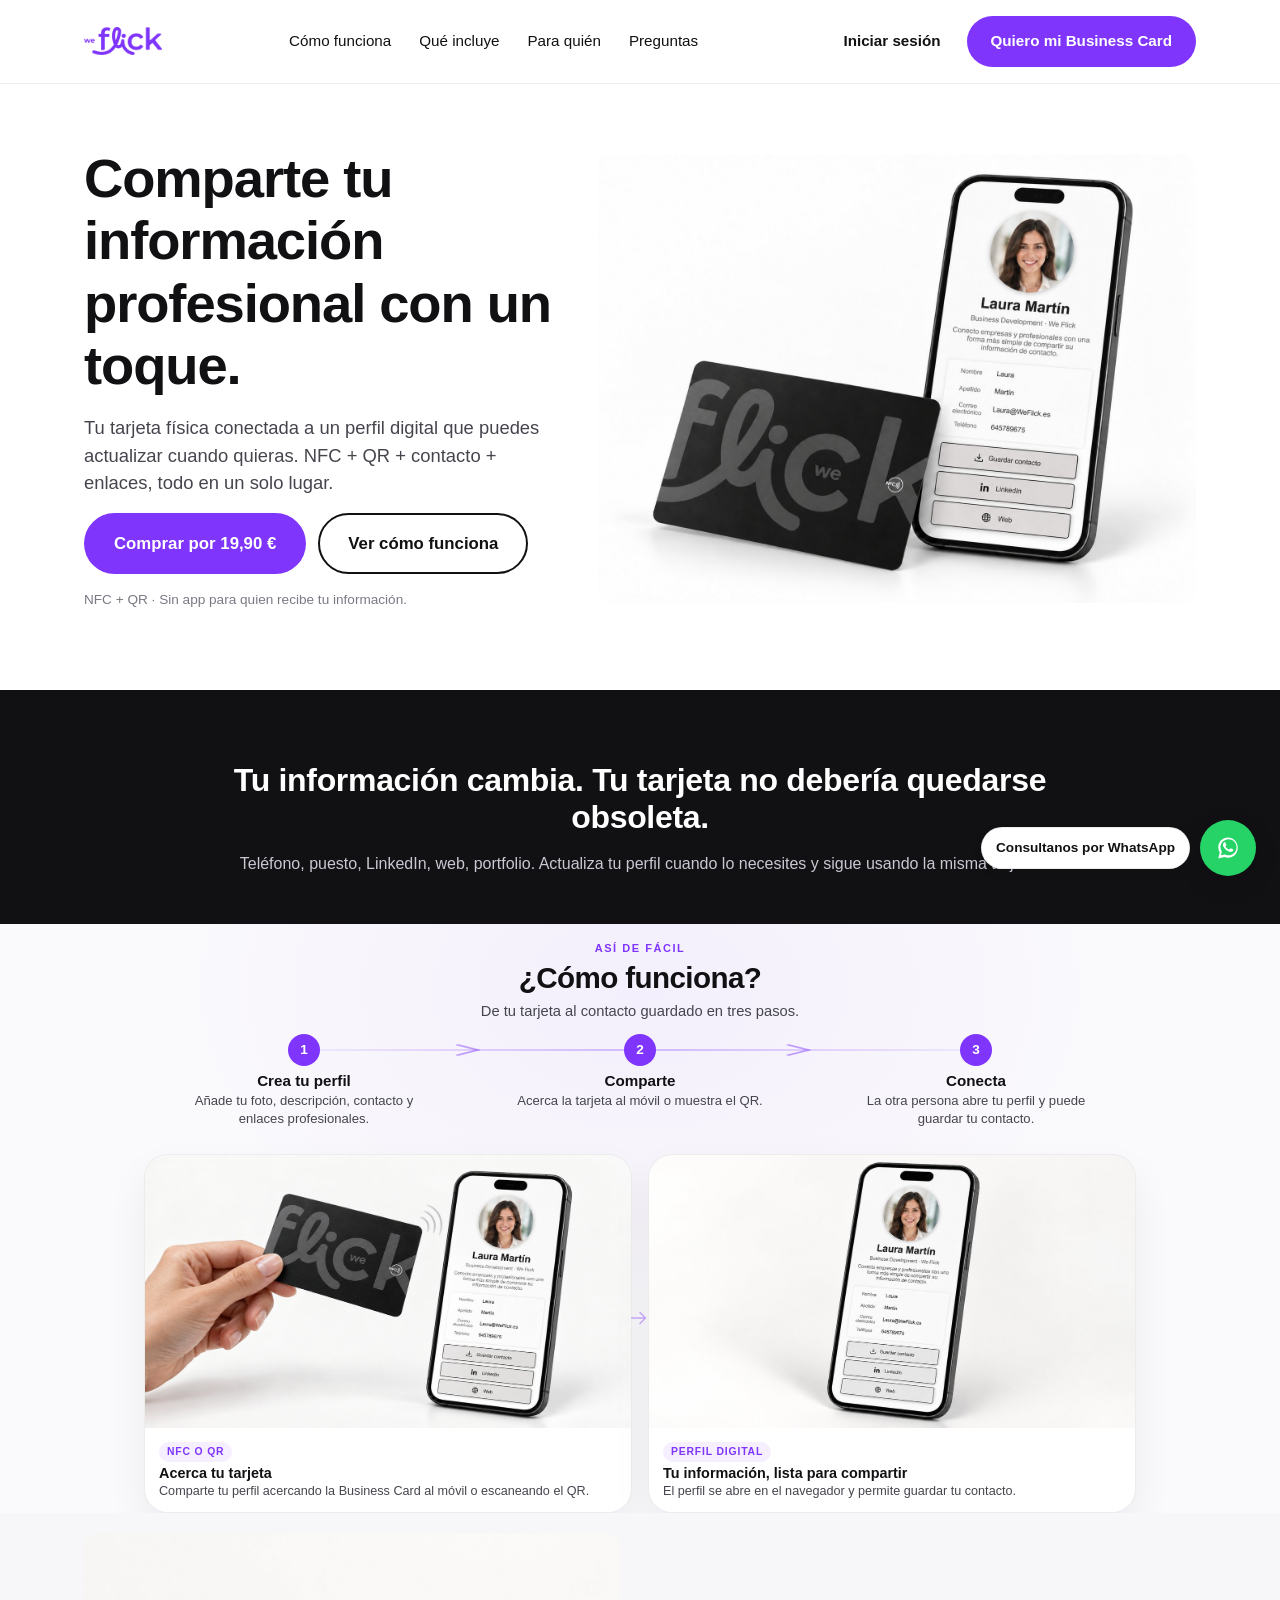
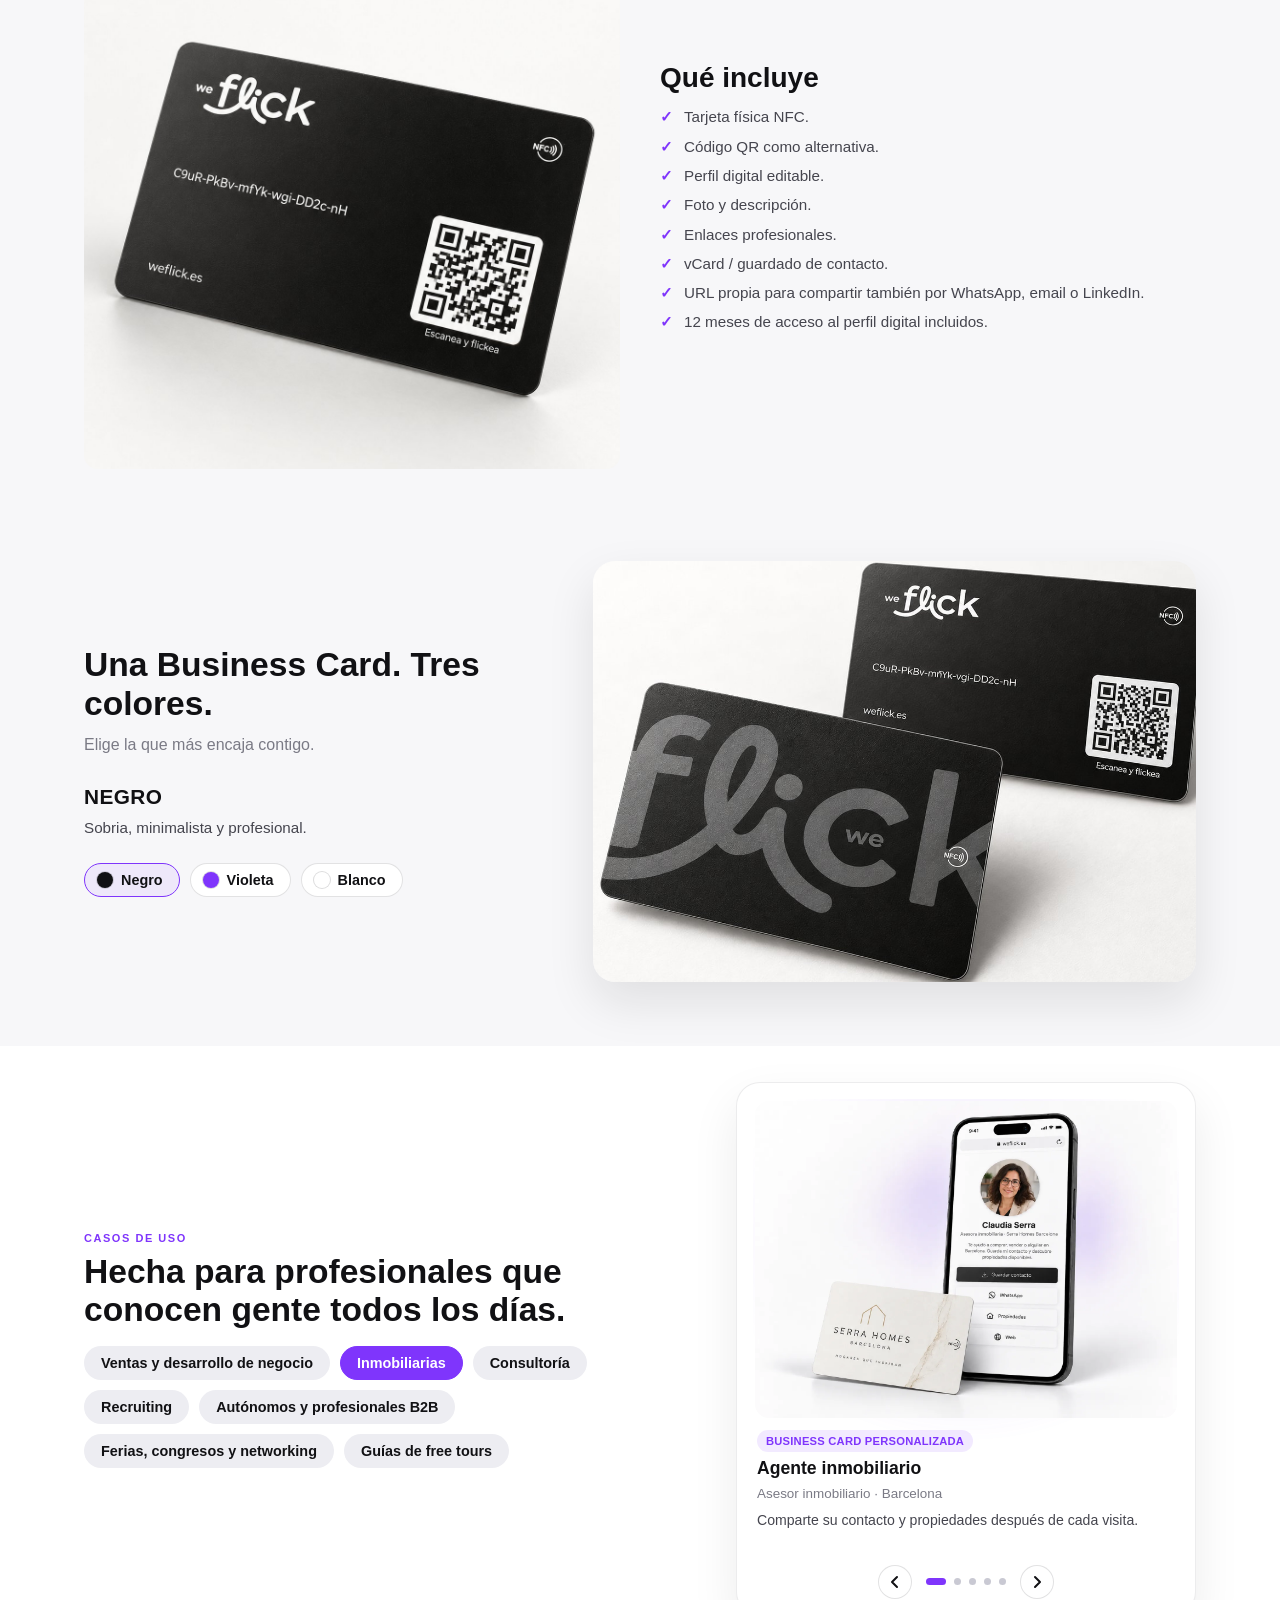
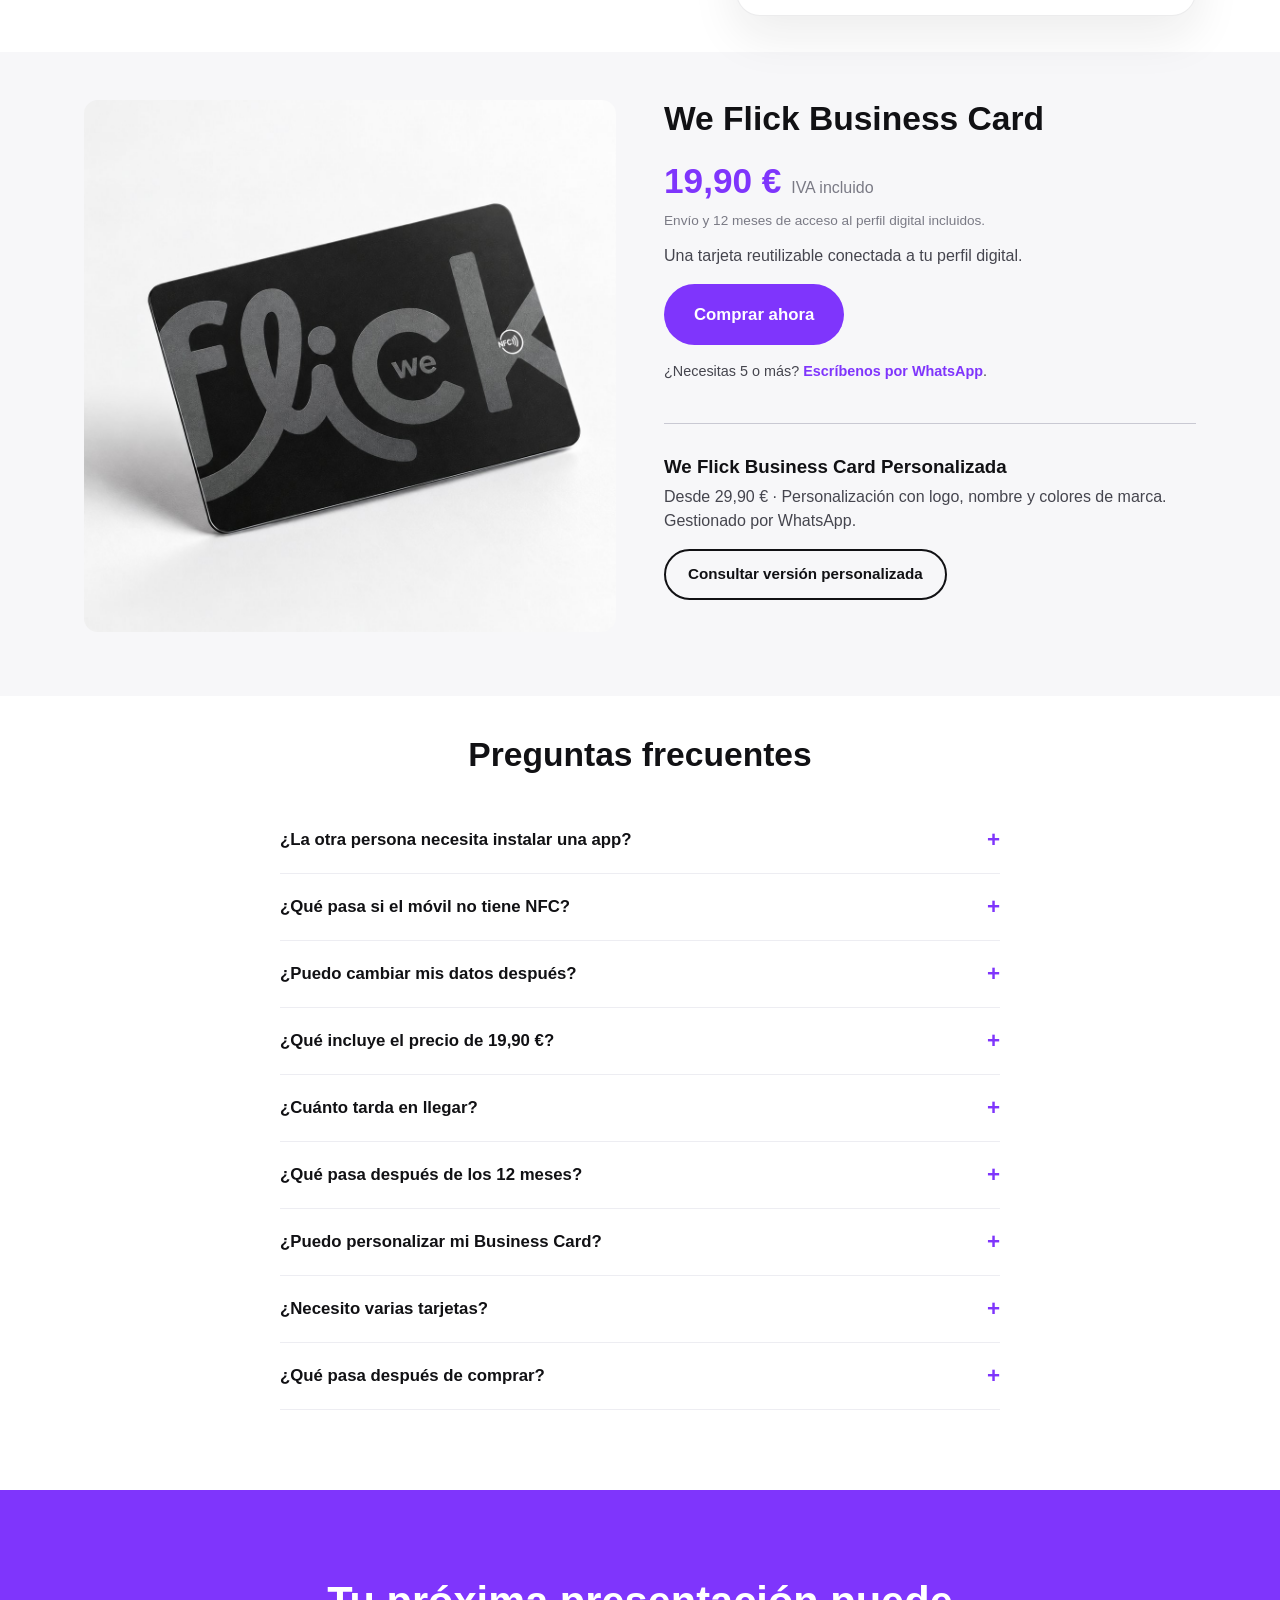
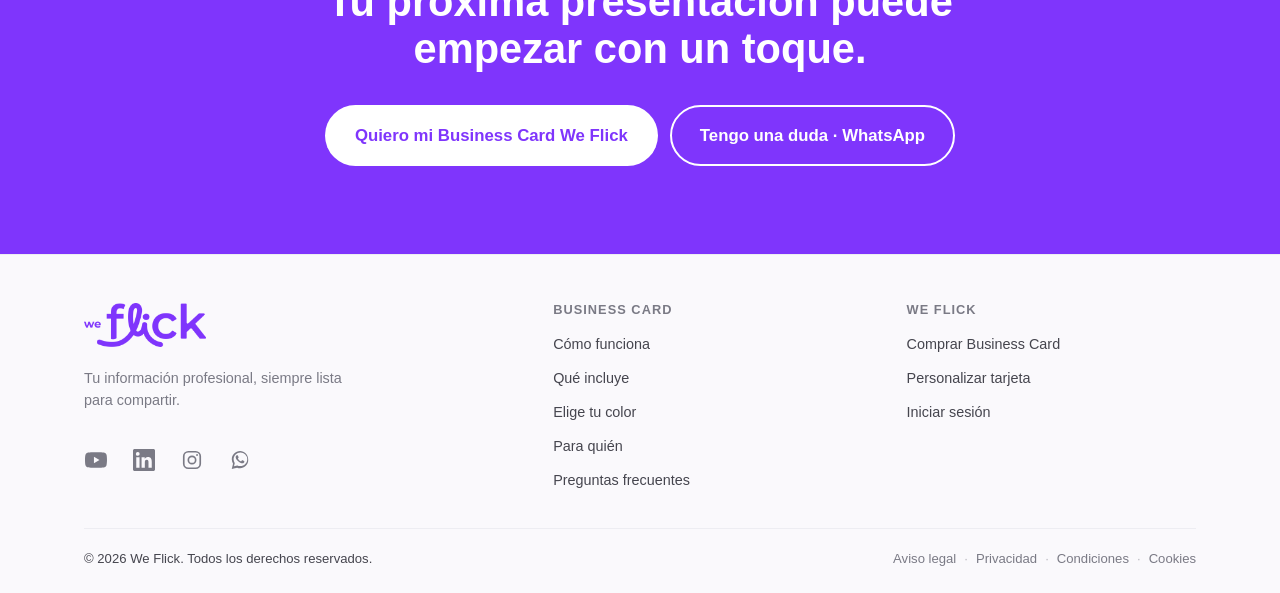
<file: index.html>
<!DOCTYPE html>
<html lang="es">
<head>
  <meta charset="UTF-8" />
  <meta name="viewport" content="width=device-width, initial-scale=1.0" />
  <title>We Flick Business Card — Comparte tu información profesional con un toque</title>
  <meta name="description" content="Tarjeta física NFC + QR conectada a un perfil digital editable. Comparte tu contacto, LinkedIn y enlaces con un toque, sin instalar apps." />
  <link rel="stylesheet" href="css/styles.css" />
</head>
<body>

  <!-- Header -->
  <header class="header">
    <div class="container header__inner">
      <a href="#" class="logo"><img src="assets/img/logo.png" alt="We Flick" class="logo__img" /></a>

      <button class="nav-toggle" id="navToggle" aria-label="Abrir menú" aria-expanded="false">
        <span></span><span></span><span></span>
      </button>

      <nav class="nav" id="nav">
        <a href="#como-funciona">Cómo funciona</a>
        <a href="#que-incluye">Qué incluye</a>
        <a href="#para-quien">Para quién</a>
        <a href="#preguntas">Preguntas</a>
      </nav>

      <div class="header__actions">
        <a href="https://weflick.es/auth/login" class="btn btn--ghost">Iniciar sesión</a>
        <a href="https://buy.stripe.com/fZu28rfyUb3SdbM4NP93y0X" class="btn btn--primary" data-cta="stripe-checkout" data-wf-track="buy_click" data-wf-location="header" target="_blank" rel="noopener">Quiero mi Business Card</a>
      </div>
    </div>
  </header>

  <main>

    <!-- Hero -->
    <section class="hero" data-wf-section="hero">
      <div class="container hero__inner">
        <div class="hero__copy">
          <h1>Comparte tu información profesional con un toque.</h1>
          <p class="hero__subtitle">
            Tu tarjeta física conectada a un perfil digital que puedes actualizar cuando quieras.
            NFC + QR + contacto + enlaces, todo en un solo lugar.
          </p>
          <div class="hero__ctas">
            <a href="https://buy.stripe.com/fZu28rfyUb3SdbM4NP93y0X" class="btn btn--primary btn--lg" data-cta="stripe-checkout" data-wf-track="buy_click" data-wf-location="hero" target="_blank" rel="noopener">Comprar por 19,90 €</a>
            <a href="#como-funciona" class="btn btn--outline btn--lg">Ver cómo funciona</a>
          </div>
          <p class="hero__microcopy">NFC + QR · Sin app para quien recibe tu información.</p>
        </div>
        <div class="hero__visual">
          <img src="assets/img/f01-hero.jpg" alt="Tarjeta We Flick y móvil mostrando el perfil digital" class="hero__image" />
        </div>
      </div>
    </section>

    <!-- Problema / cambio -->
    <section class="problema" data-wf-section="problema">
      <div class="container problema__inner">
        <h2>Tu información cambia. Tu tarjeta no debería quedarse obsoleta.</h2>
        <p>
          Teléfono, puesto, LinkedIn, web, portfolio. Actualiza tu perfil cuando lo necesites
          y sigue usando la misma tarjeta.
        </p>
      </div>
    </section>

    <!-- Cómo funciona -->
    <section class="como-funciona" id="como-funciona" data-wf-section="como-funciona">
      <div class="como-funciona__bg" aria-hidden="true"></div>
      <div class="container">
        <div class="como-funciona__header" data-reveal>
          <p class="como-funciona__eyebrow">Así de fácil</p>
          <h2 class="como-funciona__title">¿Cómo funciona?</h2>
          <p class="como-funciona__subtitle">De tu tarjeta al contacto guardado en tres pasos.</p>
        </div>

        <div class="pasos-wrap">
          <svg class="pasos__connector" viewBox="0 0 300 24" preserveAspectRatio="none" aria-hidden="true" focusable="false">
            <defs>
              <linearGradient id="pasosLineGradient" gradientUnits="userSpaceOnUse" x1="50" y1="12" x2="250" y2="12">
                <stop offset="0%" stop-color="#7F35FC" stop-opacity="0.1" />
                <stop offset="50%" stop-color="#7F35FC" stop-opacity="0.4" />
                <stop offset="100%" stop-color="#7F35FC" stop-opacity="0.1" />
              </linearGradient>
            </defs>
            <line class="pasos__connector-line" x1="50" y1="12" x2="250" y2="12" />
            <path class="pasos__connector-chevron" d="M95,7 L101,12 L95,17" />
            <path class="pasos__connector-chevron" d="M195,7 L201,12 L195,17" />
          </svg>
          <div class="pasos">
            <div class="paso">
              <span class="paso__numero">1</span>
              <h3 class="paso__titulo">Crea tu perfil</h3>
              <p class="paso__desc">Añade tu foto, descripción, contacto y enlaces profesionales.</p>
            </div>
            <div class="paso">
              <span class="paso__numero">2</span>
              <h3 class="paso__titulo">Comparte</h3>
              <p class="paso__desc">Acerca la tarjeta al móvil o muestra el QR.</p>
            </div>
            <div class="paso">
              <span class="paso__numero">3</span>
              <h3 class="paso__titulo">Conecta</h3>
              <p class="paso__desc">La otra persona abre tu perfil y puede guardar tu contacto.</p>
            </div>
          </div>
        </div>

        <div class="como-funciona__visual">
          <article class="media-card media-card--f07" data-reveal>
            <div class="media-card__image">
              <img src="assets/img/f09-tap-nfc.jpg" alt="Persona acercando la tarjeta We Flick al teléfono" class="media-card__img media-card__img--f07" loading="lazy" />
            </div>
            <div class="media-card__info">
              <span class="media-card__badge">NFC o QR</span>
              <h3 class="media-card__title">Acerca tu tarjeta</h3>
              <p class="media-card__desc">Comparte tu perfil acercando la Business Card al móvil o escaneando el QR.</p>
            </div>
          </article>

          <svg class="como-funciona__cards-arrow" viewBox="0 0 24 24" aria-hidden="true" focusable="false">
            <path d="M3 12h15M12 6l6 6-6 6" />
          </svg>

          <article class="media-card media-card--f08" data-reveal>
            <div class="media-card__image">
              <img src="assets/img/f10-perfil-abierto.jpg" alt="Teléfono mostrando el perfil digital We Flick abierto" class="media-card__img media-card__img--f08" loading="lazy" />
            </div>
            <div class="media-card__info">
              <span class="media-card__badge">Perfil digital</span>
              <h3 class="media-card__title">Tu información, lista para compartir</h3>
              <p class="media-card__desc">El perfil se abre en el navegador y permite guardar tu contacto.</p>
            </div>
          </article>
        </div>
      </div>
    </section>

    <!-- Qué incluye -->
    <section class="que-incluye" id="que-incluye" data-wf-section="que-incluye">
      <div class="container que-incluye__inner">
        <div class="que-incluye__visual">
          <img src="assets/img/f03-tarjeta-trasera.jpg" alt="Tarjeta We Flick Business Card negra, vista trasera con NFC y QR" class="que-incluye__image" />
        </div>
        <div class="que-incluye__lista">
          <h2 class="section-title">Qué incluye</h2>
          <ul class="checklist">
            <li>Tarjeta física NFC.</li>
            <li>Código QR como alternativa.</li>
            <li>Perfil digital editable.</li>
            <li>Foto y descripción.</li>
            <li>Enlaces profesionales.</li>
            <li>vCard / guardado de contacto.</li>
            <li>URL propia para compartir también por WhatsApp, email o LinkedIn.</li>
            <li>12 meses de acceso al perfil digital incluidos.</li>
          </ul>
        </div>
      </div>
    </section>

    <!-- Colores -->
    <section class="colores colores--negro" id="colores" data-colores data-wf-section="colores">
      <span class="colores__halo" aria-hidden="true"></span>
      <div class="container colores__inner">
        <div class="colores__copy">
          <h2 class="section-title">Una Business Card. Tres colores.</h2>
          <p class="colores__subtitle">Elige la que más encaja contigo.</p>

          <div class="colores__meta" aria-live="polite">
            <p class="colores__name" data-colores-name>Negro</p>
            <p class="colores__desc" data-colores-desc>Sobria, minimalista y profesional.</p>
          </div>

          <div class="colores__selector" role="group" aria-label="Selector de color">
            <button type="button" class="colores__pill is-selected" data-color="negro" data-wf-track="color_selected" data-wf-color="negro" aria-pressed="true" aria-label="Seleccionar tarjeta negra">
              <span class="colores__pill-swatch swatch--negro" aria-hidden="true"></span>
              <span class="colores__pill-name">Negro</span>
            </button>
            <button type="button" class="colores__pill" data-color="violeta" data-wf-track="color_selected" data-wf-color="violeta" aria-pressed="false" aria-label="Seleccionar tarjeta violeta">
              <span class="colores__pill-swatch swatch--violeta" aria-hidden="true"></span>
              <span class="colores__pill-name">Violeta</span>
            </button>
            <button type="button" class="colores__pill" data-color="blanco" data-wf-track="color_selected" data-wf-color="blanco" aria-pressed="false" aria-label="Seleccionar tarjeta blanca">
              <span class="colores__pill-swatch swatch--blanco" aria-hidden="true"></span>
              <span class="colores__pill-name">Blanco</span>
            </button>
          </div>
        </div>

        <div class="colores__visual">
          <img
            src="assets/img/f06-negro.jpg"
            alt="Tarjeta We Flick negra, frente y dorso"
            class="colores__image"
            data-colores-image
            width="1600"
            height="1200"
          />
        </div>
      </div>
    </section>

    <!-- Para quién -->
    <section class="para-quien" id="para-quien" data-wf-section="para-quien">
      <div class="container para-quien__inner">
        <div class="para-quien__copy">
          <p class="para-quien__eyebrow">Casos de uso</p>
          <h2 class="section-title">Hecha para profesionales que conocen gente todos los días.</h2>
          <ul class="tags">
            <li><button type="button" class="tags__btn" data-slide-target="5" data-wf-track="audience_selected" data-wf-audience="ventas-b2b">Ventas y desarrollo de negocio</button></li>
            <li><button type="button" class="tags__btn" data-slide-target="1" data-wf-track="audience_selected" data-wf-audience="inmobiliarias">Inmobiliarias</button></li>
            <li><button type="button" class="tags__btn" data-slide-target="2" data-wf-track="audience_selected" data-wf-audience="consultoria">Consultoría</button></li>
            <li><button type="button" class="tags__btn" data-slide-target="3" data-wf-track="audience_selected" data-wf-audience="recruiting">Recruiting</button></li>
            <li><button type="button" class="tags__btn" data-slide-target="5" data-wf-track="audience_selected" data-wf-audience="autonomos">Autónomos y profesionales B2B</button></li>
            <li><button type="button" class="tags__btn" data-slide-target="3" data-wf-track="audience_selected" data-wf-audience="ferias">Ferias, congresos y networking</button></li>
            <li><button type="button" class="tags__btn" data-slide-target="4" data-wf-track="audience_selected" data-wf-audience="free-tours" title="Comparte tu contacto y redes con las personas que conoces durante cada recorrido.">Guías de free tours</button></li>
          </ul>
        </div>
        <div class="para-quien__visual">
          <div class="perfiles" data-perfiles aria-roledescription="carousel" aria-label="Ejemplos de perfiles profesionales con We Flick">
            <div class="perfiles__viewport">
              <div class="perfiles__track" data-track>
                <article class="perfiles__slide is-active" data-slide="1" aria-roledescription="slide" aria-label="1 de 5">
                  <div class="perfiles__media">
                    <span class="perfiles__glow" aria-hidden="true"></span>
                    <img src="assets/img/f10-inmobiliaria.webp" alt="Claudia Serra — agente inmobiliaria — Business Card We Flick personalizada y perfil digital" class="perfiles__img" loading="lazy" width="1448" height="1086" />
                  </div>
                  <div class="perfiles__body">
                    <span class="perfiles__badge">Business Card Personalizada</span>
                    <h3 class="perfiles__title">Agente inmobiliario</h3>
                    <p class="perfiles__subtitle">Asesor inmobiliario · Barcelona</p>
                    <p class="perfiles__desc">Comparte su contacto y propiedades después de cada visita.</p>
                  </div>
                </article>
                <article class="perfiles__slide" data-slide="2" aria-roledescription="slide" aria-label="2 de 5">
                  <div class="perfiles__media">
                    <span class="perfiles__glow" aria-hidden="true"></span>
                    <img src="assets/img/f11-consultora.webp" alt="Consultora estratégica — Business Card We Flick y perfil digital" class="perfiles__img" loading="lazy" width="1448" height="1086" />
                  </div>
                  <div class="perfiles__body">
                    <span class="perfiles__badge">Business Card</span>
                    <h3 class="perfiles__title">Consultora independiente</h3>
                    <p class="perfiles__subtitle">Consultoría estratégica · Madrid</p>
                    <p class="perfiles__desc">Centraliza contacto, LinkedIn y web en un solo perfil.</p>
                  </div>
                </article>
                <article class="perfiles__slide" data-slide="3" aria-roledescription="slide" aria-label="3 de 5">
                  <div class="perfiles__media">
                    <span class="perfiles__glow" aria-hidden="true"></span>
                    <img src="assets/img/f12-recruiter.webp" alt="Recruiter — Business Card We Flick y perfil digital" class="perfiles__img" loading="lazy" width="1448" height="1086" />
                  </div>
                  <div class="perfiles__body">
                    <span class="perfiles__badge">Business Card</span>
                    <h3 class="perfiles__title">Recruiter</h3>
                    <p class="perfiles__subtitle">Recruiting · Talent Acquisition</p>
                    <p class="perfiles__desc">Comparte sus datos de forma rápida en eventos y entrevistas.</p>
                  </div>
                </article>
                <article class="perfiles__slide" data-slide="4" aria-roledescription="slide" aria-label="4 de 5">
                  <div class="perfiles__media">
                    <span class="perfiles__glow" aria-hidden="true"></span>
                    <img src="assets/img/f13-free-tours.webp" alt="Guía de free tour — Business Card We Flick personalizada y perfil digital" class="perfiles__img" loading="lazy" width="1448" height="1086" />
                  </div>
                  <div class="perfiles__body">
                    <span class="perfiles__badge">Business Card Personalizada</span>
                    <h3 class="perfiles__title">Guía de free tours</h3>
                    <p class="perfiles__subtitle">Tours guiados · Business Card Personalizada</p>
                    <p class="perfiles__desc">Facilita a los viajeros guardar su contacto y redes al final del recorrido.</p>
                  </div>
                </article>
                <article class="perfiles__slide" data-slide="5" aria-roledescription="slide" aria-label="5 de 5">
                  <div class="perfiles__media">
                    <span class="perfiles__glow" aria-hidden="true"></span>
                    <img src="assets/img/f14-ventas-b2b.webp" alt="Profesional Business Development — Business Card We Flick y perfil digital" class="perfiles__img" loading="lazy" width="1448" height="1086" />
                  </div>
                  <div class="perfiles__body">
                    <span class="perfiles__badge">Business Card</span>
                    <h3 class="perfiles__title">Ventas y desarrollo de negocio</h3>
                    <p class="perfiles__subtitle">Business Development · B2B</p>
                    <p class="perfiles__desc">Hace más fácil compartir contacto y hacer seguimiento tras cada reunión.</p>
                  </div>
                </article>
              </div>
            </div>
            <div class="perfiles__controls">
              <button type="button" class="perfiles__arrow perfiles__arrow--prev" data-prev aria-label="Perfil anterior">
                <svg width="16" height="16" viewBox="0 0 16 16" fill="none" aria-hidden="true"><path d="M10 3L5 8L10 13" stroke="currentColor" stroke-width="2" stroke-linecap="round" stroke-linejoin="round"/></svg>
              </button>
              <div class="perfiles__dots" role="tablist" aria-label="Seleccionar perfil">
                <button type="button" class="perfiles__dot is-active" data-dot="0" role="tab" aria-selected="true" aria-label="Ir al perfil 1"></button>
                <button type="button" class="perfiles__dot" data-dot="1" role="tab" aria-selected="false" aria-label="Ir al perfil 2"></button>
                <button type="button" class="perfiles__dot" data-dot="2" role="tab" aria-selected="false" aria-label="Ir al perfil 3"></button>
                <button type="button" class="perfiles__dot" data-dot="3" role="tab" aria-selected="false" aria-label="Ir al perfil 4"></button>
                <button type="button" class="perfiles__dot" data-dot="4" role="tab" aria-selected="false" aria-label="Ir al perfil 5"></button>
              </div>
              <button type="button" class="perfiles__arrow perfiles__arrow--next" data-next aria-label="Perfil siguiente">
                <svg width="16" height="16" viewBox="0 0 16 16" fill="none" aria-hidden="true"><path d="M6 3L11 8L6 13" stroke="currentColor" stroke-width="2" stroke-linecap="round" stroke-linejoin="round"/></svg>
              </button>
            </div>
          </div>
        </div>
      </div>
    </section>

    <!-- Producto y precio -->
    <section class="producto" id="producto" data-wf-section="producto">
      <div class="container producto__inner">
        <img src="assets/img/f02-tarjeta-frontal.jpg" alt="Tarjeta We Flick Business Card negra, vista frontal" class="producto__image" />

        <div class="producto__info">
          <h2 class="section-title">We Flick Business Card</h2>
          <p class="precio">19,90 € <span>IVA incluido</span></p>
          <p class="precio-incluye">Envío y 12 meses de acceso al perfil digital incluidos.</p>
          <p>Una tarjeta reutilizable conectada a tu perfil digital.</p>
          <a href="https://buy.stripe.com/fZu28rfyUb3SdbM4NP93y0X" class="btn btn--primary btn--lg" data-cta="stripe-checkout" data-wf-track="buy_click" data-wf-location="producto" target="_blank" rel="noopener">Comprar ahora</a>
          <p class="producto__equipos">
            ¿Necesitas 5 o más?
            <a href="https://wa.me/34695287032?text=Hola%2C%20quiero%20tarjetas%20We%20Flick%20para%20mi%20equipo" data-cta="whatsapp" data-wf-track="whatsapp_click" data-wf-location="producto-equipos" target="_blank" rel="noopener">Escríbenos por WhatsApp</a>.
          </p>

          <div class="producto__custom">
            <h3>We Flick Business Card Personalizada</h3>
            <p>Desde 29,90 € · Personalización con logo, nombre y colores de marca. Gestionado por WhatsApp.</p>
            <a href="https://wa.me/34695287032?text=Hola%2C%20quiero%20personalizar%20una%20Business%20Card" class="btn btn--outline" data-cta="whatsapp" data-wf-track="custom_click" data-wf-location="producto" target="_blank" rel="noopener">Consultar versión personalizada</a>
          </div>
        </div>
      </div>
    </section>

    <!-- FAQ -->
    <section class="faq" id="preguntas" data-wf-section="faq">
      <div class="container">
        <h2 class="section-title section-title--center">Preguntas frecuentes</h2>
        <div class="faq__list">

          <div class="faq__item">
            <button class="faq__question" data-wf-track="faq_open" data-wf-question="app-needed">
              ¿La otra persona necesita instalar una app?
              <span class="faq__icon">+</span>
            </button>
            <div class="faq__answer">
              <p>No. Tu perfil se abre directamente en el navegador del móvil.</p>
            </div>
          </div>

          <div class="faq__item">
            <button class="faq__question" data-wf-track="faq_open" data-wf-question="no-nfc">
              ¿Qué pasa si el móvil no tiene NFC?
              <span class="faq__icon">+</span>
            </button>
            <div class="faq__answer">
              <p>Puedes compartir exactamente el mismo perfil mediante el código QR de la tarjeta.</p>
            </div>
          </div>

          <div class="faq__item">
            <button class="faq__question" data-wf-track="faq_open" data-wf-question="edit-info">
              ¿Puedo cambiar mis datos después?
              <span class="faq__icon">+</span>
            </button>
            <div class="faq__answer">
              <p>Sí. Puedes actualizar tu información, enlaces y contacto desde tu perfil sin cambiar ni reimprimir la tarjeta.</p>
            </div>
          </div>

          <div class="faq__item">
            <button class="faq__question" data-wf-track="faq_open" data-wf-question="price-includes">
              ¿Qué incluye el precio de 19,90 €?
              <span class="faq__icon">+</span>
            </button>
            <div class="faq__answer">
              <p>Incluye la Business Card física con NFC y QR, el envío en España y 12 meses de acceso al perfil digital.</p>
            </div>
          </div>

          <div class="faq__item">
            <button class="faq__question" data-wf-track="faq_open" data-wf-question="shipping-time">
              ¿Cuánto tarda en llegar?
              <span class="faq__icon">+</span>
            </button>
            <div class="faq__answer">
              <p>El plazo estimado de entrega es de 2 a 6 días laborables dentro de España.</p>
            </div>
          </div>

          <div class="faq__item">
            <button class="faq__question" data-wf-track="faq_open" data-wf-question="after-12-months">
              ¿Qué pasa después de los 12 meses?
              <span class="faq__icon">+</span>
            </button>
            <div class="faq__answer">
              <p>No hay renovación ni cargos automáticos. Si quieres seguir utilizando el perfil, podrás contratar un nuevo periodo y conocerás el precio antes de decidir.</p>
            </div>
          </div>

          <div class="faq__item">
            <button class="faq__question" data-wf-track="faq_open" data-wf-question="customize">
              ¿Puedo personalizar mi Business Card?
              <span class="faq__icon">+</span>
            </button>
            <div class="faq__answer">
              <p>Sí. La versión Personalizada permite personalizarla con tu logo, nombre y colores de marca. Se gestiona directamente por WhatsApp.</p>
            </div>
          </div>

          <div class="faq__item">
            <button class="faq__question" data-wf-track="faq_open" data-wf-question="bulk">
              ¿Necesito varias tarjetas?
              <span class="faq__icon">+</span>
            </button>
            <div class="faq__answer">
              <p>Para pedidos de 5 o más unidades, escríbenos por WhatsApp y te indicaremos las opciones y el precio según la cantidad.</p>
            </div>
          </div>

          <div class="faq__item">
            <button class="faq__question" data-wf-track="faq_open" data-wf-question="after-purchase">
              ¿Qué pasa después de comprar?
              <span class="faq__icon">+</span>
            </button>
            <div class="faq__answer">
              <p>Una vez realizado el pedido, recibirás la confirmación y los pasos para crear y activar tu perfil digital. Después podrás completar tus datos y dejar tu Business Card lista para usar.</p>
            </div>
          </div>

        </div>
      </div>
    </section>

    <!-- Cierre -->
    <section class="cierre" data-wf-section="cierre">
      <div class="container cierre__inner">
        <h2>Tu próxima presentación puede empezar con un toque.</h2>
        <div class="cierre__ctas">
          <a href="https://buy.stripe.com/fZu28rfyUb3SdbM4NP93y0X" class="btn btn--primary btn--lg" data-cta="stripe-checkout" data-wf-track="buy_click" data-wf-location="final" target="_blank" rel="noopener">Quiero mi Business Card We Flick</a>
          <a href="https://wa.me/34695287032?text=Hola%2C%20tengo%20una%20duda%20sobre%20We%20Flick%20Business%20Card" class="btn btn--outline btn--lg" data-cta="whatsapp" data-wf-track="whatsapp_click" data-wf-location="final" target="_blank" rel="noopener">Tengo una duda · WhatsApp</a>
        </div>
      </div>
    </section>

  </main>

  <footer class="footer">
    <div class="container">
      <div class="footer__top">
        <div class="footer__brand">
          <span class="logo logo--footer"><img src="assets/img/logo.png" alt="We Flick" class="logo__img" /></span>
          <p class="footer__brand-text">Tu información profesional, siempre lista para compartir.</p>
          <nav class="footer__social" aria-label="Redes sociales de We Flick">
          <a href="https://www.youtube.com/channel/UCNX-7kVo-uH6JO55cZQGRDw" target="_blank" rel="noopener noreferrer" aria-label="We Flick en YouTube">
            <svg aria-hidden="true" viewBox="0 0 24 24" fill="currentColor"><path d="M23.5 6.19a3.02 3.02 0 0 0-2.13-2.14C19.46 3.5 12 3.5 12 3.5s-7.46 0-9.37.55A3.02 3.02 0 0 0 .5 6.19C0 8.1 0 12 0 12s0 3.9.5 5.81a3.02 3.02 0 0 0 2.13 2.14C4.54 20.5 12 20.5 12 20.5s7.46 0 9.37-.55a3.02 3.02 0 0 0 2.13-2.14C24 15.9 24 12 24 12s0-3.9-.5-5.81zM9.75 15.57V8.43L15.82 12l-6.07 3.57z"/></svg>
          </a>
          <a href="https://www.linkedin.com/company/weflick/?viewAsMember=true" target="_blank" rel="noopener noreferrer" aria-label="We Flick en LinkedIn">
            <svg aria-hidden="true" viewBox="0 0 24 24" fill="currentColor"><path d="M20.45 20.45h-3.55v-5.57c0-1.33-.02-3.04-1.85-3.04-1.86 0-2.14 1.45-2.14 2.95v5.66H9.36V9h3.41v1.56h.05a3.74 3.74 0 0 1 3.37-1.85c3.6 0 4.27 2.37 4.27 5.46v6.28zM5.34 7.43a2.06 2.06 0 1 1 0-4.11 2.06 2.06 0 0 1 0 4.11zM7.12 20.45H3.56V9h3.56v11.45zM22.22 0H1.77C.79 0 0 .77 0 1.72v20.56C0 23.23.79 24 1.77 24h20.45c.98 0 1.78-.77 1.78-1.72V1.72C24 .77 23.2 0 22.22 0z"/></svg>
          </a>
          <a href="https://www.instagram.com/weflick.es/" target="_blank" rel="noopener noreferrer" aria-label="We Flick en Instagram">
            <svg aria-hidden="true" viewBox="0 0 24 24" fill="none" stroke="currentColor" stroke-width="1.8" stroke-linecap="round" stroke-linejoin="round"><rect x="3" y="3" width="18" height="18" rx="5"/><circle cx="12" cy="12" r="4"/><circle cx="17.5" cy="6.5" r="1" fill="currentColor" stroke="none"/></svg>
          </a>
          <a href="https://wa.me/34695287032?text=Hola%2C%20tengo%20una%20duda%20sobre%20We%20Flick" target="_blank" rel="noopener noreferrer" aria-label="Contactar con We Flick por WhatsApp">
            <svg aria-hidden="true" viewBox="0 0 32 32" fill="currentColor"><path d="M16.02 3C9.4 3 4.04 8.36 4.04 14.98c0 2.36.67 4.55 1.83 6.42L4 29l7.79-1.83a11.9 11.9 0 0 0 4.23.78h.01c6.6 0 11.96-5.36 11.96-11.97C28 8.36 22.62 3 16.02 3zm0 21.77h-.01a9.9 9.9 0 0 1-3.83-.75l-.27-.11-4.62 1.08 1.11-4.5-.14-.28a9.85 9.85 0 0 1-1.53-5.23c0-5.46 4.44-9.9 9.91-9.9 2.65 0 5.13 1.03 7 2.9a9.83 9.83 0 0 1 2.9 7c0 5.47-4.45 9.9-9.92 9.9zm5.65-7.4c-.31-.16-1.83-.9-2.11-1-.28-.1-.49-.16-.7.16-.2.31-.8 1-.98 1.2-.18.2-.36.23-.66.08-.31-.16-1.3-.48-2.48-1.53-.92-.82-1.53-1.83-1.71-2.14-.18-.31-.02-.48.13-.63.14-.13.31-.36.47-.54.15-.18.2-.31.31-.51.1-.21.05-.39-.03-.55-.08-.16-.7-1.69-.96-2.31-.25-.6-.51-.52-.7-.53-.18-.01-.39-.01-.6-.01-.21 0-.55.08-.83.39-.28.31-1.09 1.07-1.09 2.6 0 1.54 1.12 3.02 1.28 3.23.16.21 2.2 3.36 5.34 4.71.75.32 1.33.51 1.78.65.75.24 1.43.2 1.97.12.6-.09 1.83-.75 2.09-1.47.26-.72.26-1.34.18-1.47-.07-.13-.28-.21-.59-.36z"/></svg>
          </a>
        </nav>
        </div>
        <div class="footer__col">
          <h3 class="footer__heading">Business Card</h3>
          <ul class="footer__links">
            <li><a href="#como-funciona">Cómo funciona</a></li>
            <li><a href="#que-incluye">Qué incluye</a></li>
            <li><a href="#colores">Elige tu color</a></li>
            <li><a href="#para-quien">Para quién</a></li>
            <li><a href="#preguntas">Preguntas frecuentes</a></li>
          </ul>
        </div>
        <div class="footer__col">
          <h3 class="footer__heading">We Flick</h3>
          <ul class="footer__links">
            <li><a href="https://buy.stripe.com/fZu28rfyUb3SdbM4NP93y0X" target="_blank" rel="noopener" data-cta="stripe-checkout" data-wf-track="buy_click" data-wf-location="footer">Comprar Business Card</a></li>
            <li><a href="https://wa.me/34695287032?text=Hola%2C%20quiero%20personalizar%20una%20Business%20Card" target="_blank" rel="noopener" data-cta="whatsapp" data-wf-track="custom_click" data-wf-location="footer">Personalizar tarjeta</a></li>
            <li><a href="https://weflick.es/auth/login">Iniciar sesión</a></li>
          </ul>
        </div>
      </div>
      <div class="footer__bottom">
        <p class="footer__copy">&copy; <span id="year"></span> We Flick. Todos los derechos reservados.</p>
        <nav class="footer__legal" aria-label="Enlaces legales">
          <a href="aviso-legal/">Aviso legal</a>
          <span aria-hidden="true">·</span>
          <a href="privacidad/">Privacidad</a>
          <span aria-hidden="true">·</span>
          <a href="condiciones/">Condiciones</a>
          <span aria-hidden="true">·</span>
          <a href="cookies/">Cookies</a>
        </nav>
      </div>
    </div>
  </footer>

  <!-- WhatsApp flotante -->
  <div class="whatsapp-float" data-whatsapp-float>
    <a
      href="https://wa.me/34695287032?text=Hola%2C%20tengo%20una%20duda%20sobre%20We%20Flick%20Business%20Card"
      target="_blank"
      rel="noopener"
      class="whatsapp-float__link"
      data-cta="whatsapp"
      data-wf-track="whatsapp_click"
      data-wf-location="float"
      aria-label="Consultanos por WhatsApp"
    >
      <span class="whatsapp-float__label">Consultanos por WhatsApp</span>
      <span class="whatsapp-float__icon" aria-hidden="true">
        <svg viewBox="0 0 32 32" width="26" height="26" fill="currentColor">
          <path d="M16.02 3C9.4 3 4.04 8.36 4.04 14.98c0 2.36.67 4.55 1.83 6.42L4 29l7.79-1.83a11.9 11.9 0 0 0 4.23.78h.01c6.6 0 11.96-5.36 11.96-11.97C28 8.36 22.62 3 16.02 3zm0 21.77h-.01a9.9 9.9 0 0 1-3.83-.75l-.27-.11-4.62 1.08 1.11-4.5-.14-.28a9.85 9.85 0 0 1-1.53-5.23c0-5.46 4.44-9.9 9.91-9.9 2.65 0 5.13 1.03 7 2.9a9.83 9.83 0 0 1 2.9 7c0 5.47-4.45 9.9-9.92 9.9zm5.65-7.4c-.31-.16-1.83-.9-2.11-1-.28-.1-.49-.16-.7.16-.2.31-.8 1-.98 1.2-.18.2-.36.23-.66.08-.31-.16-1.3-.48-2.48-1.53-.92-.82-1.53-1.83-1.71-2.14-.18-.31-.02-.48.13-.63.14-.13.31-.36.47-.54.15-.18.2-.31.31-.51.1-.21.05-.39-.03-.55-.08-.16-.7-1.69-.96-2.31-.25-.6-.51-.52-.7-.53-.18-.01-.39-.01-.6-.01-.21 0-.55.08-.83.39-.28.31-1.09 1.07-1.09 2.6 0 1.54 1.12 3.02 1.28 3.23.16.21 2.2 3.36 5.34 4.71.75.32 1.33.51 1.78.65.75.24 1.43.2 1.97.12.6-.09 1.83-.75 2.09-1.47.26-.72.26-1.34.18-1.47-.07-.13-.28-.21-.59-.36z"/>
        </svg>
      </span>
    </a>
  </div>

  <script src="js/main.js"></script>

  <!-- WeFlick Analytics tracker -->
  <script
    src="https://weflick-analytics.vercel.app/tracker.js"
    data-wf-site="business-card"
    data-wf-version="1.0-live"
    async
  ></script>
</body>
</html>
</file>
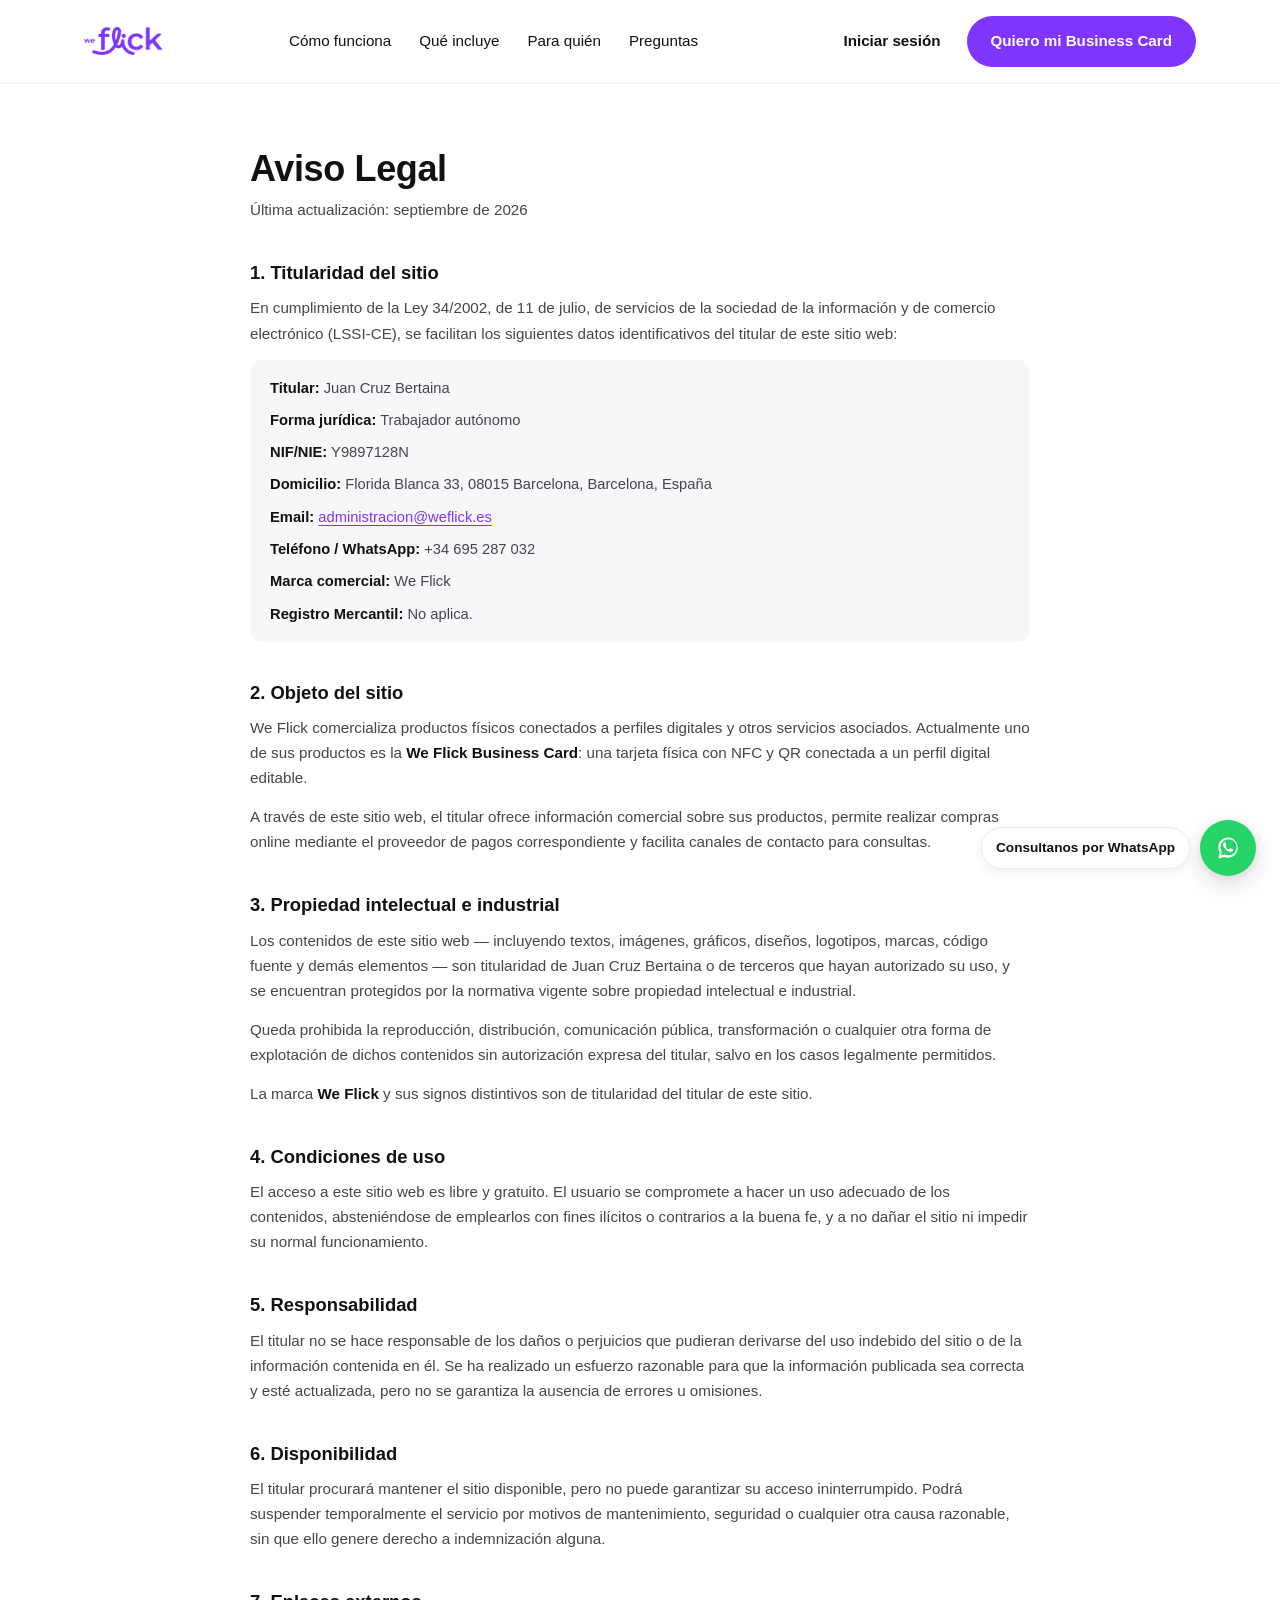
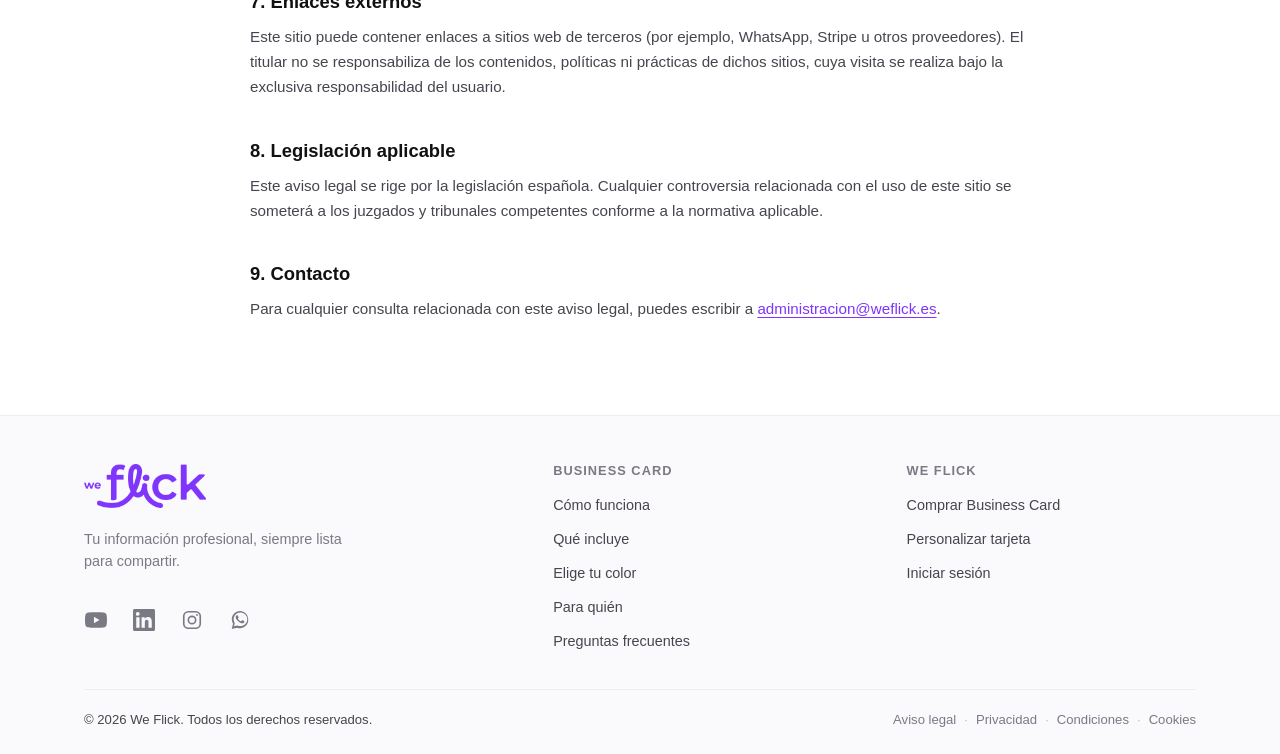
<file: aviso-legal/index.html>
<!DOCTYPE html>
<html lang="es">
<head>
  <meta charset="UTF-8" />
  <meta name="viewport" content="width=device-width, initial-scale=1.0" />
  <title>Aviso Legal | We Flick</title>
  <meta name="description" content="Aviso legal de We Flick — titularidad, datos identificativos y condiciones generales de uso del sitio web." />
  <link rel="stylesheet" href="../css/styles.css" />
</head>
<body>

  <!-- Header -->
  <header class="header">
    <div class="container header__inner">
      <a href="../" class="logo"><img src="../assets/img/logo.png" alt="We Flick" class="logo__img" /></a>

      <button class="nav-toggle" id="navToggle" aria-label="Abrir menú" aria-expanded="false">
        <span></span><span></span><span></span>
      </button>

      <nav class="nav" id="nav">
        <a href="../#como-funciona">Cómo funciona</a>
        <a href="../#que-incluye">Qué incluye</a>
        <a href="../#para-quien">Para quién</a>
        <a href="../#preguntas">Preguntas</a>
      </nav>

      <div class="header__actions">
        <a href="https://weflick.es/auth/login" class="btn btn--ghost">Iniciar sesión</a>
        <a href="https://buy.stripe.com/fZu28rfyUb3SdbM4NP93y0X" class="btn btn--primary" data-cta="stripe-checkout" target="_blank" rel="noopener">Quiero mi Business Card</a>
      </div>
    </div>
  </header>

  <main class="legal-page">
    <article class="legal-page__container">
      <h1>Aviso Legal</h1>
      <p class="legal-page__meta">Última actualización: septiembre de 2026</p>

      <h2>1. Titularidad del sitio</h2>
      <p>En cumplimiento de la Ley 34/2002, de 11 de julio, de servicios de la sociedad de la información y de comercio electrónico (LSSI-CE), se facilitan los siguientes datos identificativos del titular de este sitio web:</p>
      <div class="legal-page__block">
        <p><strong>Titular:</strong> Juan Cruz Bertaina</p>
        <p><strong>Forma jurídica:</strong> Trabajador autónomo</p>
        <p><strong>NIF/NIE:</strong> Y9897128N</p>
        <p><strong>Domicilio:</strong> Florida Blanca 33, 08015 Barcelona, Barcelona, España</p>
        <p><strong>Email:</strong> <a href="mailto:administracion@weflick.es">administracion@weflick.es</a></p>
        <p><strong>Teléfono / WhatsApp:</strong> +34 695 287 032</p>
        <p><strong>Marca comercial:</strong> We Flick</p>
        <p><strong>Registro Mercantil:</strong> No aplica.</p>
      </div>

      <h2>2. Objeto del sitio</h2>
      <p>We Flick comercializa productos físicos conectados a perfiles digitales y otros servicios asociados. Actualmente uno de sus productos es la <strong>We Flick Business Card</strong>: una tarjeta física con NFC y QR conectada a un perfil digital editable.</p>
      <p>A través de este sitio web, el titular ofrece información comercial sobre sus productos, permite realizar compras online mediante el proveedor de pagos correspondiente y facilita canales de contacto para consultas.</p>

      <h2>3. Propiedad intelectual e industrial</h2>
      <p>Los contenidos de este sitio web — incluyendo textos, imágenes, gráficos, diseños, logotipos, marcas, código fuente y demás elementos — son titularidad de Juan Cruz Bertaina o de terceros que hayan autorizado su uso, y se encuentran protegidos por la normativa vigente sobre propiedad intelectual e industrial.</p>
      <p>Queda prohibida la reproducción, distribución, comunicación pública, transformación o cualquier otra forma de explotación de dichos contenidos sin autorización expresa del titular, salvo en los casos legalmente permitidos.</p>
      <p>La marca <strong>We Flick</strong> y sus signos distintivos son de titularidad del titular de este sitio.</p>

      <h2>4. Condiciones de uso</h2>
      <p>El acceso a este sitio web es libre y gratuito. El usuario se compromete a hacer un uso adecuado de los contenidos, absteniéndose de emplearlos con fines ilícitos o contrarios a la buena fe, y a no dañar el sitio ni impedir su normal funcionamiento.</p>

      <h2>5. Responsabilidad</h2>
      <p>El titular no se hace responsable de los daños o perjuicios que pudieran derivarse del uso indebido del sitio o de la información contenida en él. Se ha realizado un esfuerzo razonable para que la información publicada sea correcta y esté actualizada, pero no se garantiza la ausencia de errores u omisiones.</p>

      <h2>6. Disponibilidad</h2>
      <p>El titular procurará mantener el sitio disponible, pero no puede garantizar su acceso ininterrumpido. Podrá suspender temporalmente el servicio por motivos de mantenimiento, seguridad o cualquier otra causa razonable, sin que ello genere derecho a indemnización alguna.</p>

      <h2>7. Enlaces externos</h2>
      <p>Este sitio puede contener enlaces a sitios web de terceros (por ejemplo, WhatsApp, Stripe u otros proveedores). El titular no se responsabiliza de los contenidos, políticas ni prácticas de dichos sitios, cuya visita se realiza bajo la exclusiva responsabilidad del usuario.</p>

      <h2>8. Legislación aplicable</h2>
      <p>Este aviso legal se rige por la legislación española. Cualquier controversia relacionada con el uso de este sitio se someterá a los juzgados y tribunales competentes conforme a la normativa aplicable.</p>

      <h2>9. Contacto</h2>
      <p>Para cualquier consulta relacionada con este aviso legal, puedes escribir a <a href="mailto:administracion@weflick.es">administracion@weflick.es</a>.</p>
    </article>
  </main>

  <!-- Footer -->
  <footer class="footer">
    <div class="container">
      <div class="footer__top">
        <div class="footer__brand">
          <span class="logo logo--footer"><img src="../assets/img/logo.png" alt="We Flick" class="logo__img" /></span>
          <p class="footer__brand-text">Tu información profesional, siempre lista para compartir.</p>
          <nav class="footer__social" aria-label="Redes sociales de We Flick">
          <a href="https://www.youtube.com/channel/UCNX-7kVo-uH6JO55cZQGRDw" target="_blank" rel="noopener noreferrer" aria-label="We Flick en YouTube">
            <svg aria-hidden="true" viewBox="0 0 24 24" fill="currentColor"><path d="M23.5 6.19a3.02 3.02 0 0 0-2.13-2.14C19.46 3.5 12 3.5 12 3.5s-7.46 0-9.37.55A3.02 3.02 0 0 0 .5 6.19C0 8.1 0 12 0 12s0 3.9.5 5.81a3.02 3.02 0 0 0 2.13 2.14C4.54 20.5 12 20.5 12 20.5s7.46 0 9.37-.55a3.02 3.02 0 0 0 2.13-2.14C24 15.9 24 12 24 12s0-3.9-.5-5.81zM9.75 15.57V8.43L15.82 12l-6.07 3.57z"/></svg>
          </a>
          <a href="https://www.linkedin.com/company/weflick/?viewAsMember=true" target="_blank" rel="noopener noreferrer" aria-label="We Flick en LinkedIn">
            <svg aria-hidden="true" viewBox="0 0 24 24" fill="currentColor"><path d="M20.45 20.45h-3.55v-5.57c0-1.33-.02-3.04-1.85-3.04-1.86 0-2.14 1.45-2.14 2.95v5.66H9.36V9h3.41v1.56h.05a3.74 3.74 0 0 1 3.37-1.85c3.6 0 4.27 2.37 4.27 5.46v6.28zM5.34 7.43a2.06 2.06 0 1 1 0-4.11 2.06 2.06 0 0 1 0 4.11zM7.12 20.45H3.56V9h3.56v11.45zM22.22 0H1.77C.79 0 0 .77 0 1.72v20.56C0 23.23.79 24 1.77 24h20.45c.98 0 1.78-.77 1.78-1.72V1.72C24 .77 23.2 0 22.22 0z"/></svg>
          </a>
          <a href="https://www.instagram.com/weflick.es/" target="_blank" rel="noopener noreferrer" aria-label="We Flick en Instagram">
            <svg aria-hidden="true" viewBox="0 0 24 24" fill="none" stroke="currentColor" stroke-width="1.8" stroke-linecap="round" stroke-linejoin="round"><rect x="3" y="3" width="18" height="18" rx="5"/><circle cx="12" cy="12" r="4"/><circle cx="17.5" cy="6.5" r="1" fill="currentColor" stroke="none"/></svg>
          </a>
          <a href="https://wa.me/34695287032?text=Hola%2C%20tengo%20una%20duda%20sobre%20We%20Flick" target="_blank" rel="noopener noreferrer" aria-label="Contactar con We Flick por WhatsApp">
            <svg aria-hidden="true" viewBox="0 0 32 32" fill="currentColor"><path d="M16.02 3C9.4 3 4.04 8.36 4.04 14.98c0 2.36.67 4.55 1.83 6.42L4 29l7.79-1.83a11.9 11.9 0 0 0 4.23.78h.01c6.6 0 11.96-5.36 11.96-11.97C28 8.36 22.62 3 16.02 3zm0 21.77h-.01a9.9 9.9 0 0 1-3.83-.75l-.27-.11-4.62 1.08 1.11-4.5-.14-.28a9.85 9.85 0 0 1-1.53-5.23c0-5.46 4.44-9.9 9.91-9.9 2.65 0 5.13 1.03 7 2.9a9.83 9.83 0 0 1 2.9 7c0 5.47-4.45 9.9-9.92 9.9zm5.65-7.4c-.31-.16-1.83-.9-2.11-1-.28-.1-.49-.16-.7.16-.2.31-.8 1-.98 1.2-.18.2-.36.23-.66.08-.31-.16-1.3-.48-2.48-1.53-.92-.82-1.53-1.83-1.71-2.14-.18-.31-.02-.48.13-.63.14-.13.31-.36.47-.54.15-.18.2-.31.31-.51.1-.21.05-.39-.03-.55-.08-.16-.7-1.69-.96-2.31-.25-.6-.51-.52-.7-.53-.18-.01-.39-.01-.6-.01-.21 0-.55.08-.83.39-.28.31-1.09 1.07-1.09 2.6 0 1.54 1.12 3.02 1.28 3.23.16.21 2.2 3.36 5.34 4.71.75.32 1.33.51 1.78.65.75.24 1.43.2 1.97.12.6-.09 1.83-.75 2.09-1.47.26-.72.26-1.34.18-1.47-.07-.13-.28-.21-.59-.36z"/></svg>
          </a>
        </nav>
        </div>
        <div class="footer__col">
          <h3 class="footer__heading">Business Card</h3>
          <ul class="footer__links">
            <li><a href="../#como-funciona">Cómo funciona</a></li>
            <li><a href="../#que-incluye">Qué incluye</a></li>
            <li><a href="../#colores">Elige tu color</a></li>
            <li><a href="../#para-quien">Para quién</a></li>
            <li><a href="../#preguntas">Preguntas frecuentes</a></li>
          </ul>
        </div>
        <div class="footer__col">
          <h3 class="footer__heading">We Flick</h3>
          <ul class="footer__links">
            <li><a href="https://buy.stripe.com/fZu28rfyUb3SdbM4NP93y0X" target="_blank" rel="noopener" data-cta="stripe-checkout">Comprar Business Card</a></li>
            <li><a href="https://wa.me/34695287032?text=Hola%2C%20quiero%20personalizar%20una%20Business%20Card" target="_blank" rel="noopener" data-cta="whatsapp">Personalizar tarjeta</a></li>
            <li><a href="https://weflick.es/auth/login">Iniciar sesión</a></li>
          </ul>
        </div>
      </div>
      <div class="footer__bottom">
        <p class="footer__copy">&copy; <span id="year"></span> We Flick. Todos los derechos reservados.</p>
        <nav class="footer__legal" aria-label="Enlaces legales">
          <a href="../aviso-legal/">Aviso legal</a>
          <span aria-hidden="true">·</span>
          <a href="../privacidad/">Privacidad</a>
          <span aria-hidden="true">·</span>
          <a href="../condiciones/">Condiciones</a>
          <span aria-hidden="true">·</span>
          <a href="../cookies/">Cookies</a>
        </nav>
      </div>
    </div>
  </footer>

  <!-- WhatsApp flotante -->
  <div class="whatsapp-float" data-whatsapp-float>
    <a
      href="https://wa.me/34695287032?text=Hola%2C%20tengo%20una%20duda%20sobre%20We%20Flick%20Business%20Card"
      target="_blank"
      rel="noopener"
      class="whatsapp-float__link"
      data-cta="whatsapp"
      aria-label="Consultanos por WhatsApp"
    >
      <span class="whatsapp-float__label">Consultanos por WhatsApp</span>
      <span class="whatsapp-float__icon" aria-hidden="true">
        <svg viewBox="0 0 32 32" width="26" height="26" fill="currentColor">
          <path d="M16.02 3C9.4 3 4.04 8.36 4.04 14.98c0 2.36.67 4.55 1.83 6.42L4 29l7.79-1.83a11.9 11.9 0 0 0 4.23.78h.01c6.6 0 11.96-5.36 11.96-11.97C28 8.36 22.62 3 16.02 3zm0 21.77h-.01a9.9 9.9 0 0 1-3.83-.75l-.27-.11-4.62 1.08 1.11-4.5-.14-.28a9.85 9.85 0 0 1-1.53-5.23c0-5.46 4.44-9.9 9.91-9.9 2.65 0 5.13 1.03 7 2.9a9.83 9.83 0 0 1 2.9 7c0 5.47-4.45 9.9-9.92 9.9zm5.65-7.4c-.31-.16-1.83-.9-2.11-1-.28-.1-.49-.16-.7.16-.2.31-.8 1-.98 1.2-.18.2-.36.23-.66.08-.31-.16-1.3-.48-2.48-1.53-.92-.82-1.53-1.83-1.71-2.14-.18-.31-.02-.48.13-.63.14-.13.31-.36.47-.54.15-.18.2-.31.31-.51.1-.21.05-.39-.03-.55-.08-.16-.7-1.69-.96-2.31-.25-.6-.51-.52-.7-.53-.18-.01-.39-.01-.6-.01-.21 0-.55.08-.83.39-.28.31-1.09 1.07-1.09 2.6 0 1.54 1.12 3.02 1.28 3.23.16.21 2.2 3.36 5.34 4.71.75.32 1.33.51 1.78.65.75.24 1.43.2 1.97.12.6-.09 1.83-.75 2.09-1.47.26-.72.26-1.34.18-1.47-.07-.13-.28-.21-.59-.36z"/>
        </svg>
      </span>
    </a>
  </div>

  <script src="../js/main.js"></script>
</body>
</html>
</file>
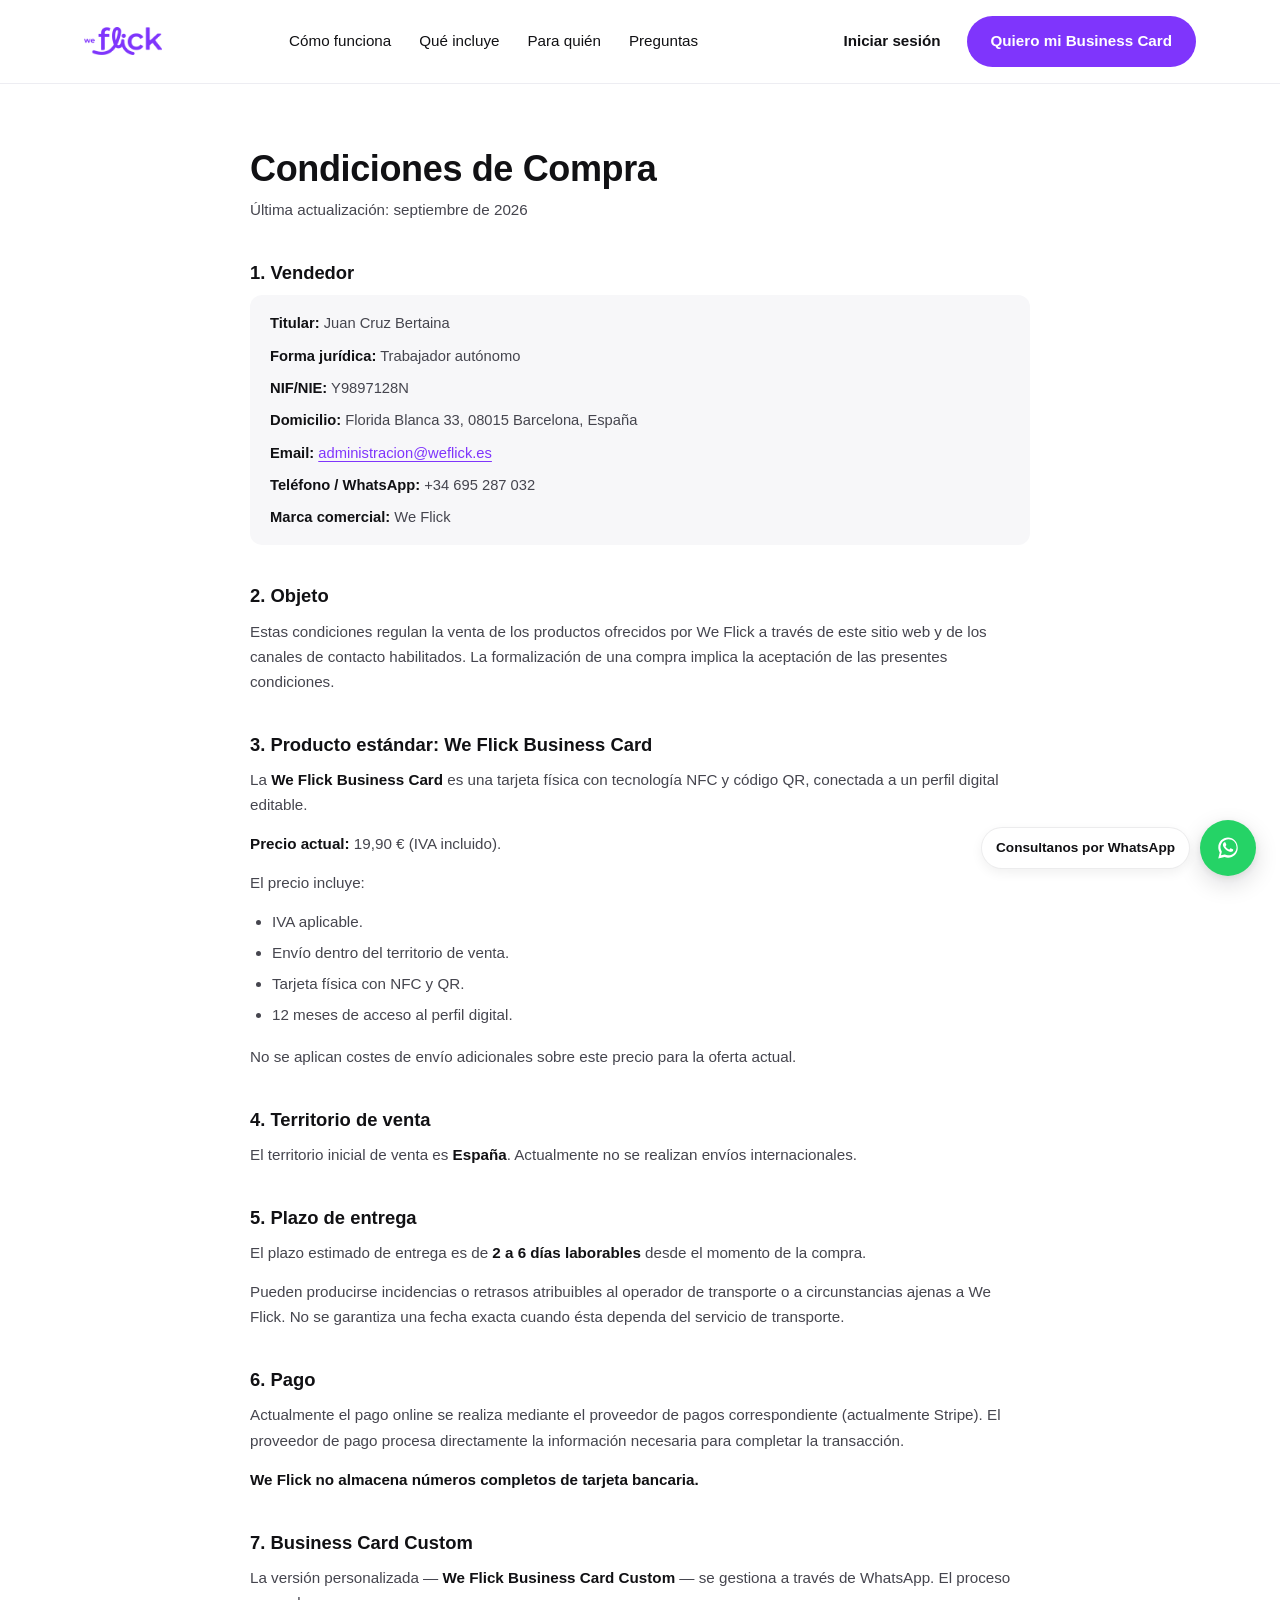
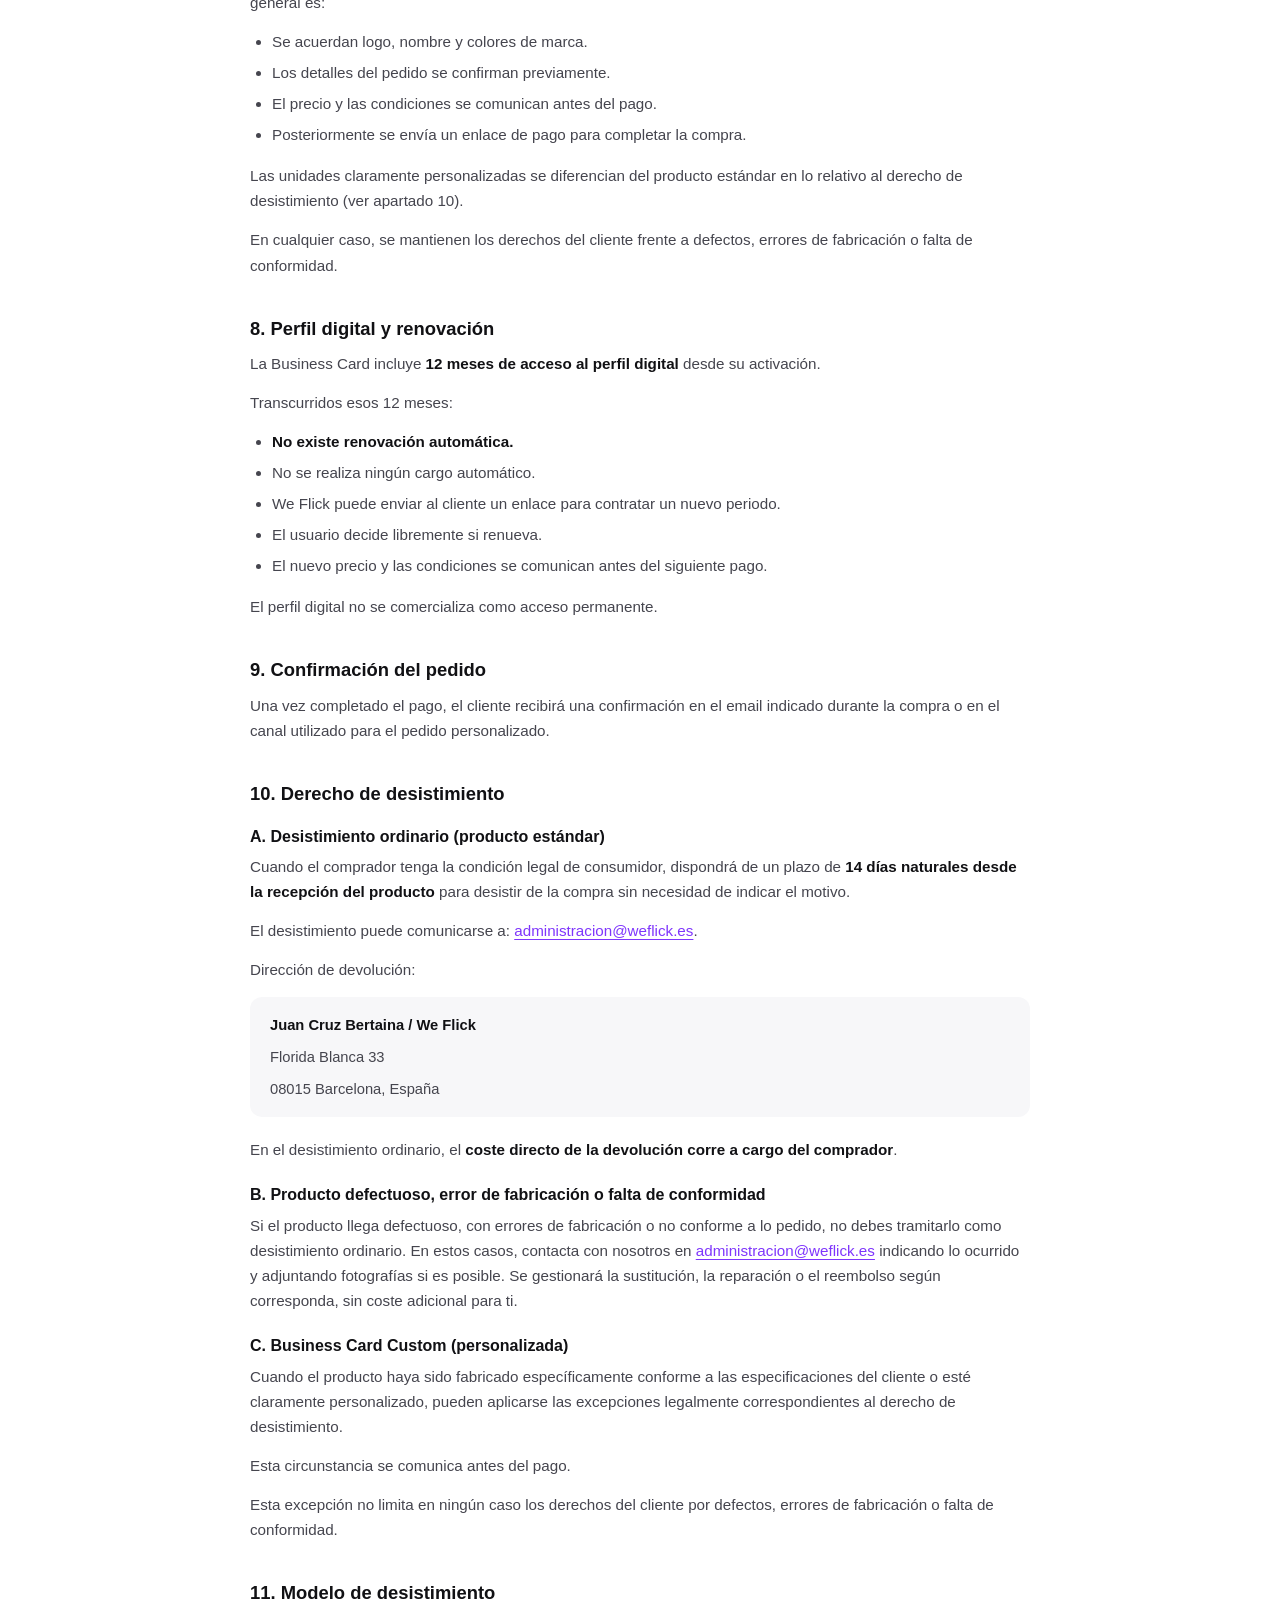
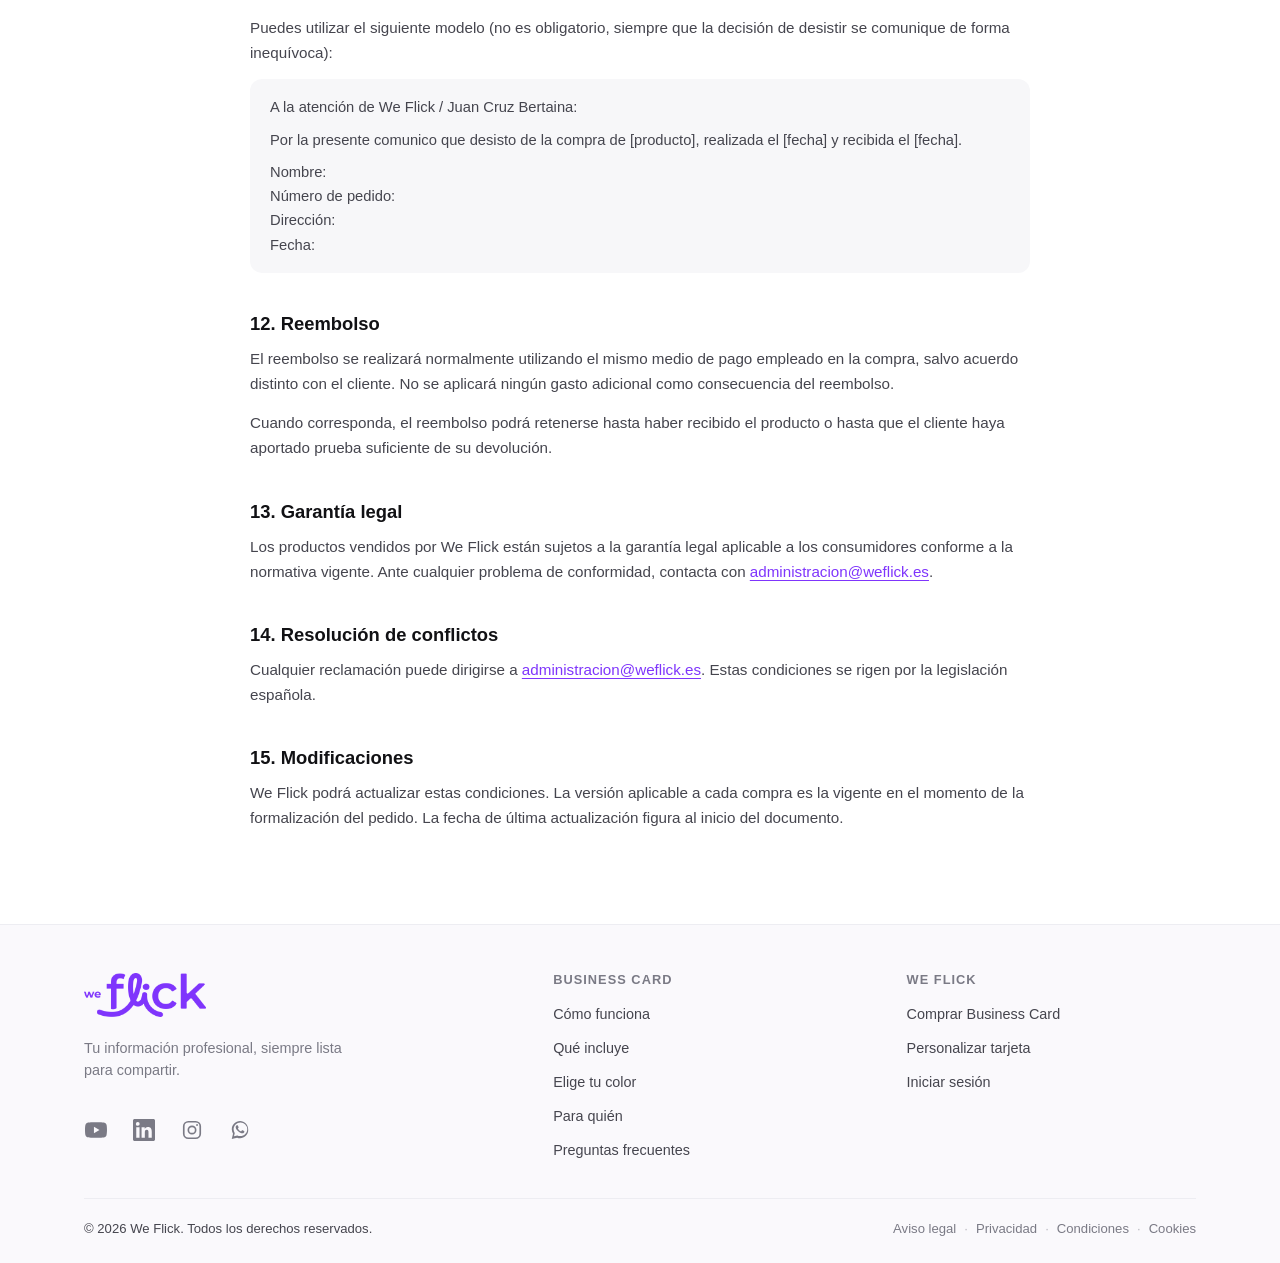
<file: condiciones/index.html>
<!DOCTYPE html>
<html lang="es">
<head>
  <meta charset="UTF-8" />
  <meta name="viewport" content="width=device-width, initial-scale=1.0" />
  <title>Condiciones de Compra | We Flick</title>
  <meta name="description" content="Condiciones de compra de We Flick — producto, precio, envío, pago, entrega, desistimiento, garantías y devoluciones." />
  <link rel="stylesheet" href="../css/styles.css" />
</head>
<body>

  <header class="header">
    <div class="container header__inner">
      <a href="../" class="logo"><img src="../assets/img/logo.png" alt="We Flick" class="logo__img" /></a>
      <button class="nav-toggle" id="navToggle" aria-label="Abrir menú" aria-expanded="false"><span></span><span></span><span></span></button>
      <nav class="nav" id="nav">
        <a href="../#como-funciona">Cómo funciona</a>
        <a href="../#que-incluye">Qué incluye</a>
        <a href="../#para-quien">Para quién</a>
        <a href="../#preguntas">Preguntas</a>
      </nav>
      <div class="header__actions">
        <a href="https://weflick.es/auth/login" class="btn btn--ghost">Iniciar sesión</a>
        <a href="https://buy.stripe.com/fZu28rfyUb3SdbM4NP93y0X" class="btn btn--primary" data-cta="stripe-checkout" target="_blank" rel="noopener">Quiero mi Business Card</a>
      </div>
    </div>
  </header>

  <main class="legal-page">
    <article class="legal-page__container">
      <h1>Condiciones de Compra</h1>
      <p class="legal-page__meta">Última actualización: septiembre de 2026</p>

      <h2>1. Vendedor</h2>
      <div class="legal-page__block">
        <p><strong>Titular:</strong> Juan Cruz Bertaina</p>
        <p><strong>Forma jurídica:</strong> Trabajador autónomo</p>
        <p><strong>NIF/NIE:</strong> Y9897128N</p>
        <p><strong>Domicilio:</strong> Florida Blanca 33, 08015 Barcelona, España</p>
        <p><strong>Email:</strong> <a href="mailto:administracion@weflick.es">administracion@weflick.es</a></p>
        <p><strong>Teléfono / WhatsApp:</strong> +34 695 287 032</p>
        <p><strong>Marca comercial:</strong> We Flick</p>
      </div>

      <h2>2. Objeto</h2>
      <p>Estas condiciones regulan la venta de los productos ofrecidos por We Flick a través de este sitio web y de los canales de contacto habilitados. La formalización de una compra implica la aceptación de las presentes condiciones.</p>

      <h2>3. Producto estándar: We Flick Business Card</h2>
      <p>La <strong>We Flick Business Card</strong> es una tarjeta física con tecnología NFC y código QR, conectada a un perfil digital editable.</p>
      <p><strong>Precio actual:</strong> 19,90 € (IVA incluido).</p>
      <p>El precio incluye:</p>
      <ul>
        <li>IVA aplicable.</li>
        <li>Envío dentro del territorio de venta.</li>
        <li>Tarjeta física con NFC y QR.</li>
        <li>12 meses de acceso al perfil digital.</li>
      </ul>
      <p>No se aplican costes de envío adicionales sobre este precio para la oferta actual.</p>

      <h2>4. Territorio de venta</h2>
      <p>El territorio inicial de venta es <strong>España</strong>. Actualmente no se realizan envíos internacionales.</p>

      <h2>5. Plazo de entrega</h2>
      <p>El plazo estimado de entrega es de <strong>2 a 6 días laborables</strong> desde el momento de la compra.</p>
      <p>Pueden producirse incidencias o retrasos atribuibles al operador de transporte o a circunstancias ajenas a We Flick. No se garantiza una fecha exacta cuando ésta dependa del servicio de transporte.</p>

      <h2>6. Pago</h2>
      <p>Actualmente el pago online se realiza mediante el proveedor de pagos correspondiente (actualmente Stripe). El proveedor de pago procesa directamente la información necesaria para completar la transacción.</p>
      <p><strong>We Flick no almacena números completos de tarjeta bancaria.</strong></p>

      <h2>7. Business Card Custom</h2>
      <p>La versión personalizada — <strong>We Flick Business Card Custom</strong> — se gestiona a través de WhatsApp. El proceso general es:</p>
      <ul>
        <li>Se acuerdan logo, nombre y colores de marca.</li>
        <li>Los detalles del pedido se confirman previamente.</li>
        <li>El precio y las condiciones se comunican antes del pago.</li>
        <li>Posteriormente se envía un enlace de pago para completar la compra.</li>
      </ul>
      <p>Las unidades claramente personalizadas se diferencian del producto estándar en lo relativo al derecho de desistimiento (ver apartado 10).</p>
      <p>En cualquier caso, se mantienen los derechos del cliente frente a defectos, errores de fabricación o falta de conformidad.</p>

      <h2>8. Perfil digital y renovación</h2>
      <p>La Business Card incluye <strong>12 meses de acceso al perfil digital</strong> desde su activación.</p>
      <p>Transcurridos esos 12 meses:</p>
      <ul>
        <li><strong>No existe renovación automática.</strong></li>
        <li>No se realiza ningún cargo automático.</li>
        <li>We Flick puede enviar al cliente un enlace para contratar un nuevo periodo.</li>
        <li>El usuario decide libremente si renueva.</li>
        <li>El nuevo precio y las condiciones se comunican antes del siguiente pago.</li>
      </ul>
      <p>El perfil digital no se comercializa como acceso permanente.</p>

      <h2>9. Confirmación del pedido</h2>
      <p>Una vez completado el pago, el cliente recibirá una confirmación en el email indicado durante la compra o en el canal utilizado para el pedido personalizado.</p>

      <h2>10. Derecho de desistimiento</h2>

      <h3>A. Desistimiento ordinario (producto estándar)</h3>
      <p>Cuando el comprador tenga la condición legal de consumidor, dispondrá de un plazo de <strong>14 días naturales desde la recepción del producto</strong> para desistir de la compra sin necesidad de indicar el motivo.</p>
      <p>El desistimiento puede comunicarse a: <a href="mailto:administracion@weflick.es">administracion@weflick.es</a>.</p>
      <p>Dirección de devolución:</p>
      <div class="legal-page__block">
        <p><strong>Juan Cruz Bertaina / We Flick</strong></p>
        <p>Florida Blanca 33</p>
        <p>08015 Barcelona, España</p>
      </div>
      <p>En el desistimiento ordinario, el <strong>coste directo de la devolución corre a cargo del comprador</strong>.</p>

      <h3>B. Producto defectuoso, error de fabricación o falta de conformidad</h3>
      <p>Si el producto llega defectuoso, con errores de fabricación o no conforme a lo pedido, no debes tramitarlo como desistimiento ordinario. En estos casos, contacta con nosotros en <a href="mailto:administracion@weflick.es">administracion@weflick.es</a> indicando lo ocurrido y adjuntando fotografías si es posible. Se gestionará la sustitución, la reparación o el reembolso según corresponda, sin coste adicional para ti.</p>

      <h3>C. Business Card Custom (personalizada)</h3>
      <p>Cuando el producto haya sido fabricado específicamente conforme a las especificaciones del cliente o esté claramente personalizado, pueden aplicarse las excepciones legalmente correspondientes al derecho de desistimiento.</p>
      <p>Esta circunstancia se comunica antes del pago.</p>
      <p>Esta excepción no limita en ningún caso los derechos del cliente por defectos, errores de fabricación o falta de conformidad.</p>

      <h2>11. Modelo de desistimiento</h2>
      <p>Puedes utilizar el siguiente modelo (no es obligatorio, siempre que la decisión de desistir se comunique de forma inequívoca):</p>
      <div class="legal-page__block">
        <p>A la atención de We Flick / Juan Cruz Bertaina:</p>
        <p>Por la presente comunico que desisto de la compra de [producto], realizada el [fecha] y recibida el [fecha].</p>
        <p>Nombre:<br>Número de pedido:<br>Dirección:<br>Fecha:</p>
      </div>

      <h2>12. Reembolso</h2>
      <p>El reembolso se realizará normalmente utilizando el mismo medio de pago empleado en la compra, salvo acuerdo distinto con el cliente. No se aplicará ningún gasto adicional como consecuencia del reembolso.</p>
      <p>Cuando corresponda, el reembolso podrá retenerse hasta haber recibido el producto o hasta que el cliente haya aportado prueba suficiente de su devolución.</p>

      <h2>13. Garantía legal</h2>
      <p>Los productos vendidos por We Flick están sujetos a la garantía legal aplicable a los consumidores conforme a la normativa vigente. Ante cualquier problema de conformidad, contacta con <a href="mailto:administracion@weflick.es">administracion@weflick.es</a>.</p>

      <h2>14. Resolución de conflictos</h2>
      <p>Cualquier reclamación puede dirigirse a <a href="mailto:administracion@weflick.es">administracion@weflick.es</a>. Estas condiciones se rigen por la legislación española.</p>

      <h2>15. Modificaciones</h2>
      <p>We Flick podrá actualizar estas condiciones. La versión aplicable a cada compra es la vigente en el momento de la formalización del pedido. La fecha de última actualización figura al inicio del documento.</p>
    </article>
  </main>

  <footer class="footer">
    <div class="container">
      <div class="footer__top">
        <div class="footer__brand">
          <span class="logo logo--footer"><img src="../assets/img/logo.png" alt="We Flick" class="logo__img" /></span>
          <p class="footer__brand-text">Tu información profesional, siempre lista para compartir.</p>
          <nav class="footer__social" aria-label="Redes sociales de We Flick">
          <a href="https://www.youtube.com/channel/UCNX-7kVo-uH6JO55cZQGRDw" target="_blank" rel="noopener noreferrer" aria-label="We Flick en YouTube">
            <svg aria-hidden="true" viewBox="0 0 24 24" fill="currentColor"><path d="M23.5 6.19a3.02 3.02 0 0 0-2.13-2.14C19.46 3.5 12 3.5 12 3.5s-7.46 0-9.37.55A3.02 3.02 0 0 0 .5 6.19C0 8.1 0 12 0 12s0 3.9.5 5.81a3.02 3.02 0 0 0 2.13 2.14C4.54 20.5 12 20.5 12 20.5s7.46 0 9.37-.55a3.02 3.02 0 0 0 2.13-2.14C24 15.9 24 12 24 12s0-3.9-.5-5.81zM9.75 15.57V8.43L15.82 12l-6.07 3.57z"/></svg>
          </a>
          <a href="https://www.linkedin.com/company/weflick/?viewAsMember=true" target="_blank" rel="noopener noreferrer" aria-label="We Flick en LinkedIn">
            <svg aria-hidden="true" viewBox="0 0 24 24" fill="currentColor"><path d="M20.45 20.45h-3.55v-5.57c0-1.33-.02-3.04-1.85-3.04-1.86 0-2.14 1.45-2.14 2.95v5.66H9.36V9h3.41v1.56h.05a3.74 3.74 0 0 1 3.37-1.85c3.6 0 4.27 2.37 4.27 5.46v6.28zM5.34 7.43a2.06 2.06 0 1 1 0-4.11 2.06 2.06 0 0 1 0 4.11zM7.12 20.45H3.56V9h3.56v11.45zM22.22 0H1.77C.79 0 0 .77 0 1.72v20.56C0 23.23.79 24 1.77 24h20.45c.98 0 1.78-.77 1.78-1.72V1.72C24 .77 23.2 0 22.22 0z"/></svg>
          </a>
          <a href="https://www.instagram.com/weflick.es/" target="_blank" rel="noopener noreferrer" aria-label="We Flick en Instagram">
            <svg aria-hidden="true" viewBox="0 0 24 24" fill="none" stroke="currentColor" stroke-width="1.8" stroke-linecap="round" stroke-linejoin="round"><rect x="3" y="3" width="18" height="18" rx="5"/><circle cx="12" cy="12" r="4"/><circle cx="17.5" cy="6.5" r="1" fill="currentColor" stroke="none"/></svg>
          </a>
          <a href="https://wa.me/34695287032?text=Hola%2C%20tengo%20una%20duda%20sobre%20We%20Flick" target="_blank" rel="noopener noreferrer" aria-label="Contactar con We Flick por WhatsApp">
            <svg aria-hidden="true" viewBox="0 0 32 32" fill="currentColor"><path d="M16.02 3C9.4 3 4.04 8.36 4.04 14.98c0 2.36.67 4.55 1.83 6.42L4 29l7.79-1.83a11.9 11.9 0 0 0 4.23.78h.01c6.6 0 11.96-5.36 11.96-11.97C28 8.36 22.62 3 16.02 3zm0 21.77h-.01a9.9 9.9 0 0 1-3.83-.75l-.27-.11-4.62 1.08 1.11-4.5-.14-.28a9.85 9.85 0 0 1-1.53-5.23c0-5.46 4.44-9.9 9.91-9.9 2.65 0 5.13 1.03 7 2.9a9.83 9.83 0 0 1 2.9 7c0 5.47-4.45 9.9-9.92 9.9zm5.65-7.4c-.31-.16-1.83-.9-2.11-1-.28-.1-.49-.16-.7.16-.2.31-.8 1-.98 1.2-.18.2-.36.23-.66.08-.31-.16-1.3-.48-2.48-1.53-.92-.82-1.53-1.83-1.71-2.14-.18-.31-.02-.48.13-.63.14-.13.31-.36.47-.54.15-.18.2-.31.31-.51.1-.21.05-.39-.03-.55-.08-.16-.7-1.69-.96-2.31-.25-.6-.51-.52-.7-.53-.18-.01-.39-.01-.6-.01-.21 0-.55.08-.83.39-.28.31-1.09 1.07-1.09 2.6 0 1.54 1.12 3.02 1.28 3.23.16.21 2.2 3.36 5.34 4.71.75.32 1.33.51 1.78.65.75.24 1.43.2 1.97.12.6-.09 1.83-.75 2.09-1.47.26-.72.26-1.34.18-1.47-.07-.13-.28-.21-.59-.36z"/></svg>
          </a>
        </nav>
        </div>
        <div class="footer__col">
          <h3 class="footer__heading">Business Card</h3>
          <ul class="footer__links">
            <li><a href="../#como-funciona">Cómo funciona</a></li>
            <li><a href="../#que-incluye">Qué incluye</a></li>
            <li><a href="../#colores">Elige tu color</a></li>
            <li><a href="../#para-quien">Para quién</a></li>
            <li><a href="../#preguntas">Preguntas frecuentes</a></li>
          </ul>
        </div>
        <div class="footer__col">
          <h3 class="footer__heading">We Flick</h3>
          <ul class="footer__links">
            <li><a href="https://buy.stripe.com/fZu28rfyUb3SdbM4NP93y0X" target="_blank" rel="noopener" data-cta="stripe-checkout">Comprar Business Card</a></li>
            <li><a href="https://wa.me/34695287032?text=Hola%2C%20quiero%20personalizar%20una%20Business%20Card" target="_blank" rel="noopener" data-cta="whatsapp">Personalizar tarjeta</a></li>
            <li><a href="https://weflick.es/auth/login">Iniciar sesión</a></li>
          </ul>
        </div>
      </div>
      <div class="footer__bottom">
        <p class="footer__copy">&copy; <span id="year"></span> We Flick. Todos los derechos reservados.</p>
        <nav class="footer__legal" aria-label="Enlaces legales">
          <a href="../aviso-legal/">Aviso legal</a>
          <span aria-hidden="true">·</span>
          <a href="../privacidad/">Privacidad</a>
          <span aria-hidden="true">·</span>
          <a href="../condiciones/">Condiciones</a>
          <span aria-hidden="true">·</span>
          <a href="../cookies/">Cookies</a>
        </nav>
      </div>
    </div>
  </footer>

  <div class="whatsapp-float" data-whatsapp-float>
    <a href="https://wa.me/34695287032?text=Hola%2C%20tengo%20una%20duda%20sobre%20We%20Flick%20Business%20Card" target="_blank" rel="noopener" class="whatsapp-float__link" data-cta="whatsapp" aria-label="Consultanos por WhatsApp">
      <span class="whatsapp-float__label">Consultanos por WhatsApp</span>
      <span class="whatsapp-float__icon" aria-hidden="true">
        <svg viewBox="0 0 32 32" width="26" height="26" fill="currentColor"><path d="M16.02 3C9.4 3 4.04 8.36 4.04 14.98c0 2.36.67 4.55 1.83 6.42L4 29l7.79-1.83a11.9 11.9 0 0 0 4.23.78h.01c6.6 0 11.96-5.36 11.96-11.97C28 8.36 22.62 3 16.02 3zm0 21.77h-.01a9.9 9.9 0 0 1-3.83-.75l-.27-.11-4.62 1.08 1.11-4.5-.14-.28a9.85 9.85 0 0 1-1.53-5.23c0-5.46 4.44-9.9 9.91-9.9 2.65 0 5.13 1.03 7 2.9a9.83 9.83 0 0 1 2.9 7c0 5.47-4.45 9.9-9.92 9.9zm5.65-7.4c-.31-.16-1.83-.9-2.11-1-.28-.1-.49-.16-.7.16-.2.31-.8 1-.98 1.2-.18.2-.36.23-.66.08-.31-.16-1.3-.48-2.48-1.53-.92-.82-1.53-1.83-1.71-2.14-.18-.31-.02-.48.13-.63.14-.13.31-.36.47-.54.15-.18.2-.31.31-.51.1-.21.05-.39-.03-.55-.08-.16-.7-1.69-.96-2.31-.25-.6-.51-.52-.7-.53-.18-.01-.39-.01-.6-.01-.21 0-.55.08-.83.39-.28.31-1.09 1.07-1.09 2.6 0 1.54 1.12 3.02 1.28 3.23.16.21 2.2 3.36 5.34 4.71.75.32 1.33.51 1.78.65.75.24 1.43.2 1.97.12.6-.09 1.83-.75 2.09-1.47.26-.72.26-1.34.18-1.47-.07-.13-.28-.21-.59-.36z"/></svg>
      </span>
    </a>
  </div>

  <script src="../js/main.js"></script>
</body>
</html>
</file>
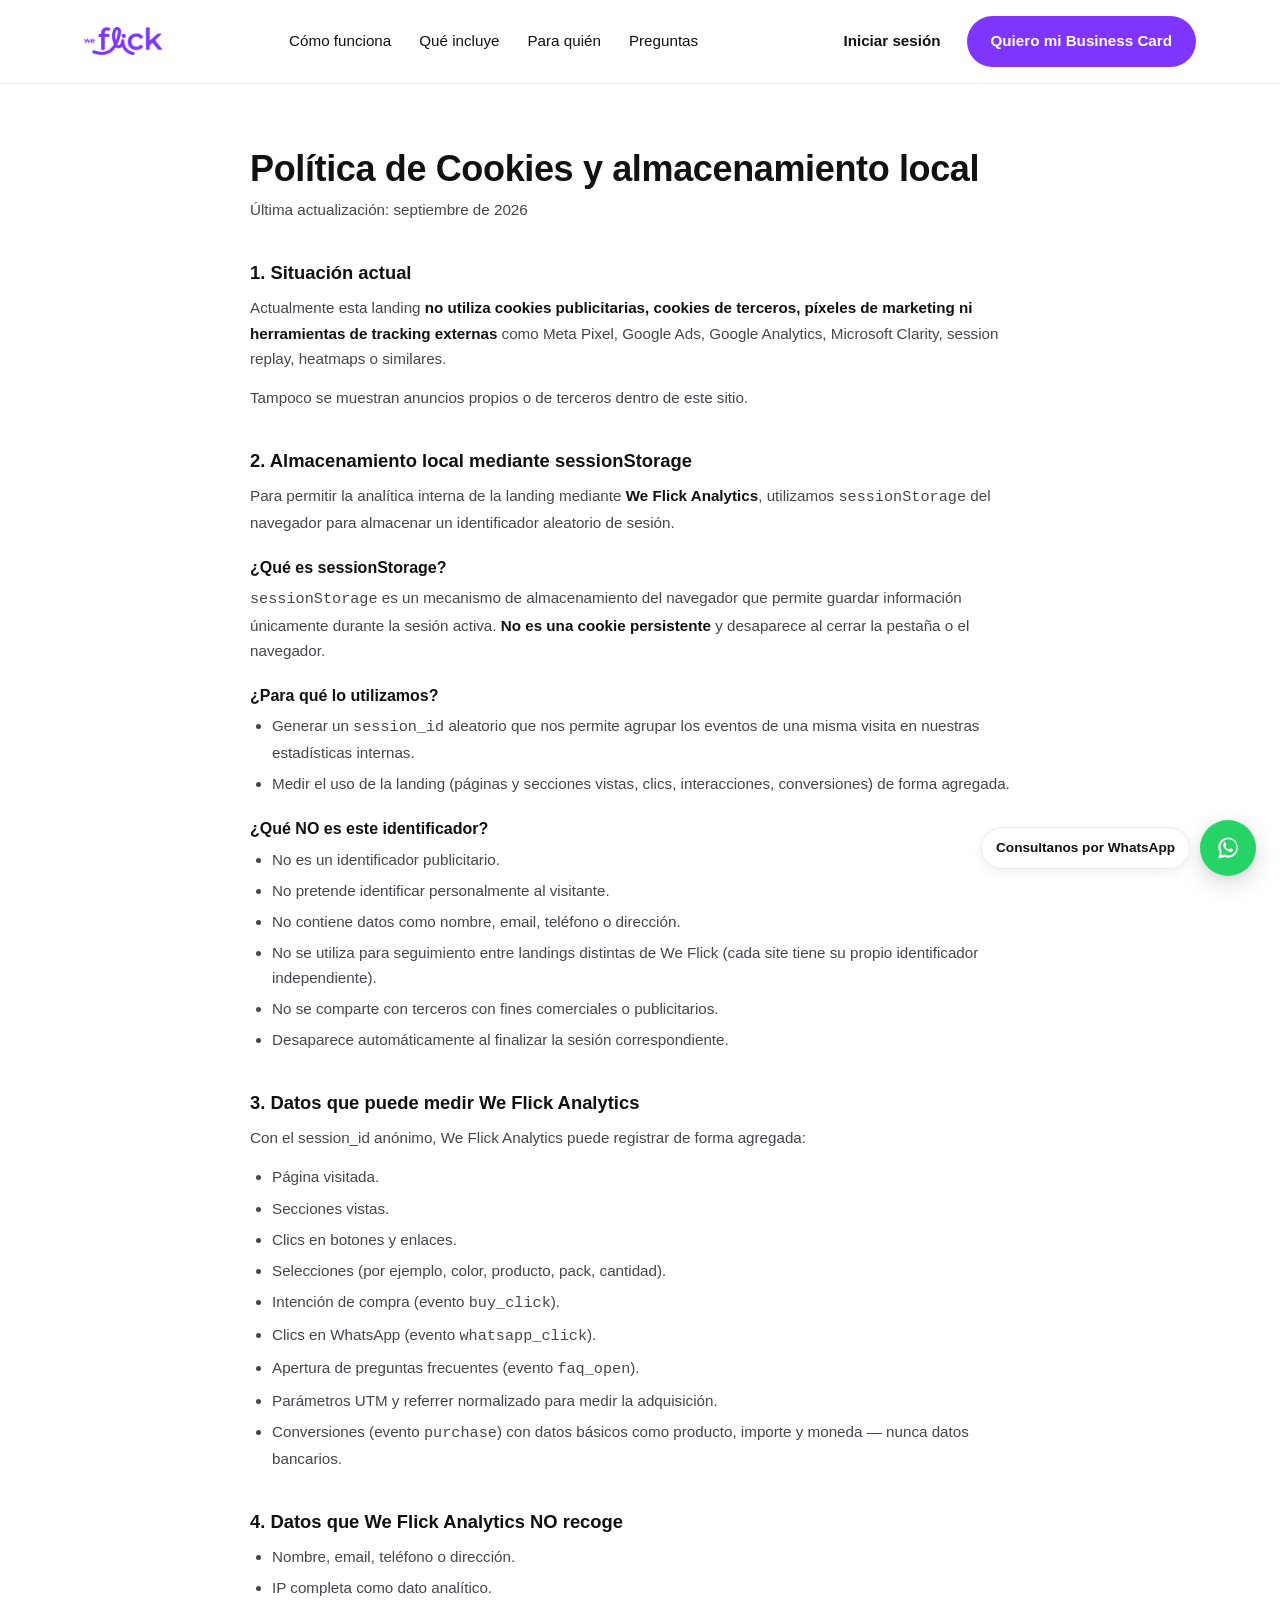
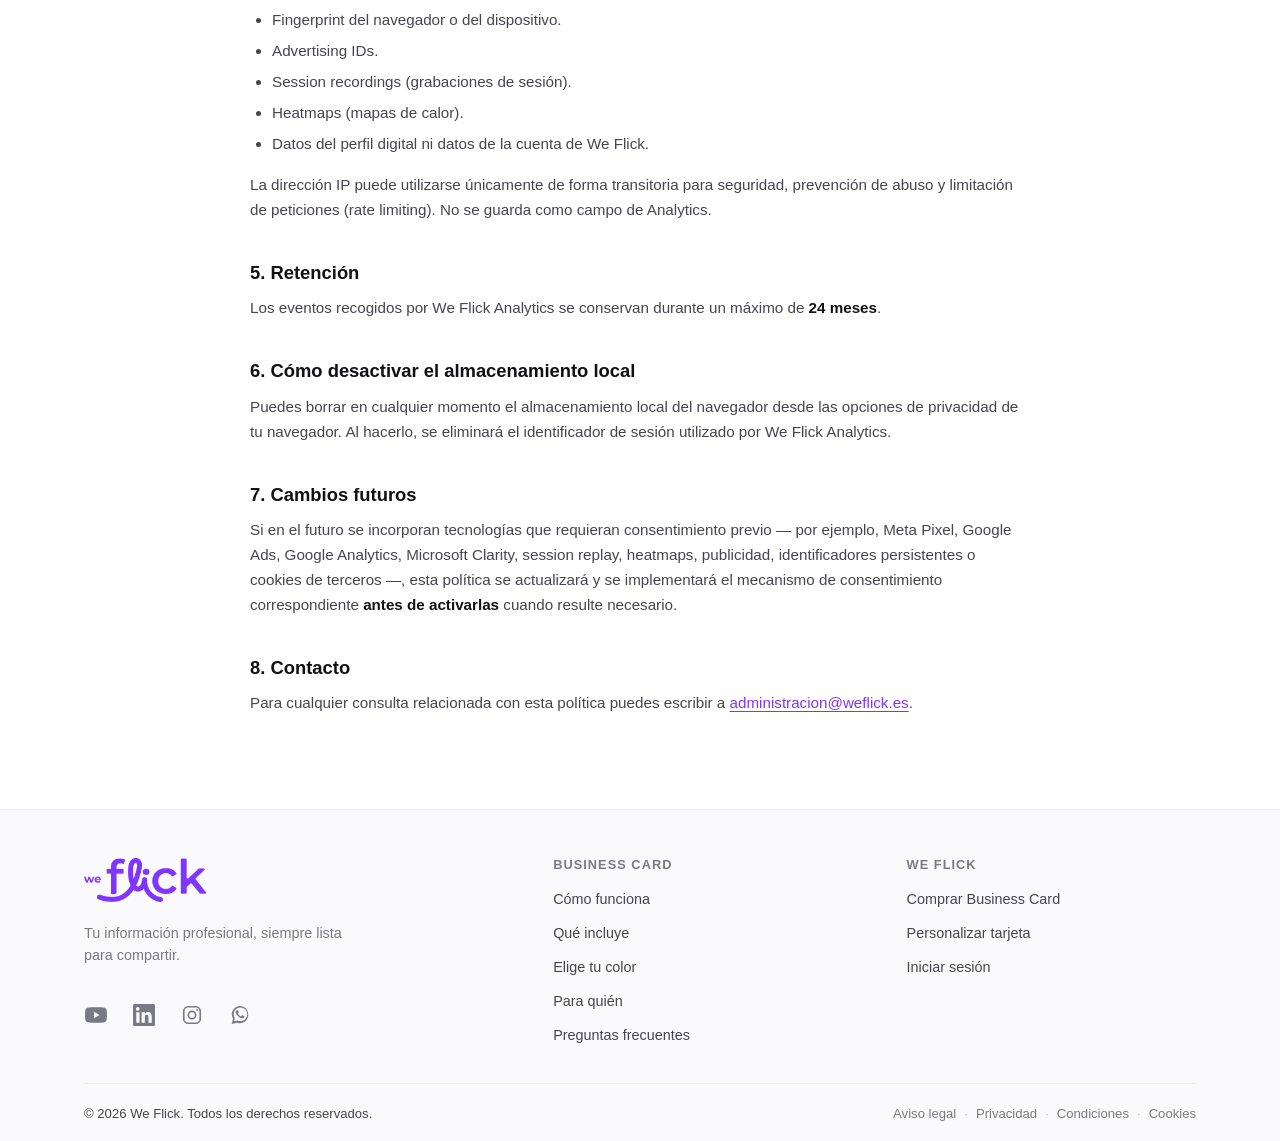
<file: cookies/index.html>
<!DOCTYPE html>
<html lang="es">
<head>
  <meta charset="UTF-8" />
  <meta name="viewport" content="width=device-width, initial-scale=1.0" />
  <title>Política de Cookies | We Flick</title>
  <meta name="description" content="Política de cookies y almacenamiento local de We Flick — uso de sessionStorage para analítica interna sin cookies publicitarias." />
  <link rel="stylesheet" href="../css/styles.css" />
</head>
<body>

  <header class="header">
    <div class="container header__inner">
      <a href="../" class="logo"><img src="../assets/img/logo.png" alt="We Flick" class="logo__img" /></a>
      <button class="nav-toggle" id="navToggle" aria-label="Abrir menú" aria-expanded="false"><span></span><span></span><span></span></button>
      <nav class="nav" id="nav">
        <a href="../#como-funciona">Cómo funciona</a>
        <a href="../#que-incluye">Qué incluye</a>
        <a href="../#para-quien">Para quién</a>
        <a href="../#preguntas">Preguntas</a>
      </nav>
      <div class="header__actions">
        <a href="https://weflick.es/auth/login" class="btn btn--ghost">Iniciar sesión</a>
        <a href="https://buy.stripe.com/fZu28rfyUb3SdbM4NP93y0X" class="btn btn--primary" data-cta="stripe-checkout" target="_blank" rel="noopener">Quiero mi Business Card</a>
      </div>
    </div>
  </header>

  <main class="legal-page">
    <article class="legal-page__container">
      <h1>Política de Cookies y almacenamiento local</h1>
      <p class="legal-page__meta">Última actualización: septiembre de 2026</p>

      <h2>1. Situación actual</h2>
      <p>Actualmente esta landing <strong>no utiliza cookies publicitarias, cookies de terceros, píxeles de marketing ni herramientas de tracking externas</strong> como Meta Pixel, Google Ads, Google Analytics, Microsoft Clarity, session replay, heatmaps o similares.</p>
      <p>Tampoco se muestran anuncios propios o de terceros dentro de este sitio.</p>

      <h2>2. Almacenamiento local mediante sessionStorage</h2>
      <p>Para permitir la analítica interna de la landing mediante <strong>We Flick Analytics</strong>, utilizamos <code>sessionStorage</code> del navegador para almacenar un identificador aleatorio de sesión.</p>

      <h3>¿Qué es sessionStorage?</h3>
      <p><code>sessionStorage</code> es un mecanismo de almacenamiento del navegador que permite guardar información únicamente durante la sesión activa. <strong>No es una cookie persistente</strong> y desaparece al cerrar la pestaña o el navegador.</p>

      <h3>¿Para qué lo utilizamos?</h3>
      <ul>
        <li>Generar un <code>session_id</code> aleatorio que nos permite agrupar los eventos de una misma visita en nuestras estadísticas internas.</li>
        <li>Medir el uso de la landing (páginas y secciones vistas, clics, interacciones, conversiones) de forma agregada.</li>
      </ul>

      <h3>¿Qué NO es este identificador?</h3>
      <ul>
        <li>No es un identificador publicitario.</li>
        <li>No pretende identificar personalmente al visitante.</li>
        <li>No contiene datos como nombre, email, teléfono o dirección.</li>
        <li>No se utiliza para seguimiento entre landings distintas de We Flick (cada site tiene su propio identificador independiente).</li>
        <li>No se comparte con terceros con fines comerciales o publicitarios.</li>
        <li>Desaparece automáticamente al finalizar la sesión correspondiente.</li>
      </ul>

      <h2>3. Datos que puede medir We Flick Analytics</h2>
      <p>Con el session_id anónimo, We Flick Analytics puede registrar de forma agregada:</p>
      <ul>
        <li>Página visitada.</li>
        <li>Secciones vistas.</li>
        <li>Clics en botones y enlaces.</li>
        <li>Selecciones (por ejemplo, color, producto, pack, cantidad).</li>
        <li>Intención de compra (evento <code>buy_click</code>).</li>
        <li>Clics en WhatsApp (evento <code>whatsapp_click</code>).</li>
        <li>Apertura de preguntas frecuentes (evento <code>faq_open</code>).</li>
        <li>Parámetros UTM y referrer normalizado para medir la adquisición.</li>
        <li>Conversiones (evento <code>purchase</code>) con datos básicos como producto, importe y moneda — nunca datos bancarios.</li>
      </ul>

      <h2>4. Datos que We Flick Analytics NO recoge</h2>
      <ul>
        <li>Nombre, email, teléfono o dirección.</li>
        <li>IP completa como dato analítico.</li>
        <li>Fingerprint del navegador o del dispositivo.</li>
        <li>Advertising IDs.</li>
        <li>Session recordings (grabaciones de sesión).</li>
        <li>Heatmaps (mapas de calor).</li>
        <li>Datos del perfil digital ni datos de la cuenta de We Flick.</li>
      </ul>
      <p>La dirección IP puede utilizarse únicamente de forma transitoria para seguridad, prevención de abuso y limitación de peticiones (rate limiting). No se guarda como campo de Analytics.</p>

      <h2>5. Retención</h2>
      <p>Los eventos recogidos por We Flick Analytics se conservan durante un máximo de <strong>24 meses</strong>.</p>

      <h2>6. Cómo desactivar el almacenamiento local</h2>
      <p>Puedes borrar en cualquier momento el almacenamiento local del navegador desde las opciones de privacidad de tu navegador. Al hacerlo, se eliminará el identificador de sesión utilizado por We Flick Analytics.</p>

      <h2>7. Cambios futuros</h2>
      <p>Si en el futuro se incorporan tecnologías que requieran consentimiento previo — por ejemplo, Meta Pixel, Google Ads, Google Analytics, Microsoft Clarity, session replay, heatmaps, publicidad, identificadores persistentes o cookies de terceros —, esta política se actualizará y se implementará el mecanismo de consentimiento correspondiente <strong>antes de activarlas</strong> cuando resulte necesario.</p>

      <h2>8. Contacto</h2>
      <p>Para cualquier consulta relacionada con esta política puedes escribir a <a href="mailto:administracion@weflick.es">administracion@weflick.es</a>.</p>
    </article>
  </main>

  <footer class="footer">
    <div class="container">
      <div class="footer__top">
        <div class="footer__brand">
          <span class="logo logo--footer"><img src="../assets/img/logo.png" alt="We Flick" class="logo__img" /></span>
          <p class="footer__brand-text">Tu información profesional, siempre lista para compartir.</p>
          <nav class="footer__social" aria-label="Redes sociales de We Flick">
          <a href="https://www.youtube.com/channel/UCNX-7kVo-uH6JO55cZQGRDw" target="_blank" rel="noopener noreferrer" aria-label="We Flick en YouTube">
            <svg aria-hidden="true" viewBox="0 0 24 24" fill="currentColor"><path d="M23.5 6.19a3.02 3.02 0 0 0-2.13-2.14C19.46 3.5 12 3.5 12 3.5s-7.46 0-9.37.55A3.02 3.02 0 0 0 .5 6.19C0 8.1 0 12 0 12s0 3.9.5 5.81a3.02 3.02 0 0 0 2.13 2.14C4.54 20.5 12 20.5 12 20.5s7.46 0 9.37-.55a3.02 3.02 0 0 0 2.13-2.14C24 15.9 24 12 24 12s0-3.9-.5-5.81zM9.75 15.57V8.43L15.82 12l-6.07 3.57z"/></svg>
          </a>
          <a href="https://www.linkedin.com/company/weflick/?viewAsMember=true" target="_blank" rel="noopener noreferrer" aria-label="We Flick en LinkedIn">
            <svg aria-hidden="true" viewBox="0 0 24 24" fill="currentColor"><path d="M20.45 20.45h-3.55v-5.57c0-1.33-.02-3.04-1.85-3.04-1.86 0-2.14 1.45-2.14 2.95v5.66H9.36V9h3.41v1.56h.05a3.74 3.74 0 0 1 3.37-1.85c3.6 0 4.27 2.37 4.27 5.46v6.28zM5.34 7.43a2.06 2.06 0 1 1 0-4.11 2.06 2.06 0 0 1 0 4.11zM7.12 20.45H3.56V9h3.56v11.45zM22.22 0H1.77C.79 0 0 .77 0 1.72v20.56C0 23.23.79 24 1.77 24h20.45c.98 0 1.78-.77 1.78-1.72V1.72C24 .77 23.2 0 22.22 0z"/></svg>
          </a>
          <a href="https://www.instagram.com/weflick.es/" target="_blank" rel="noopener noreferrer" aria-label="We Flick en Instagram">
            <svg aria-hidden="true" viewBox="0 0 24 24" fill="none" stroke="currentColor" stroke-width="1.8" stroke-linecap="round" stroke-linejoin="round"><rect x="3" y="3" width="18" height="18" rx="5"/><circle cx="12" cy="12" r="4"/><circle cx="17.5" cy="6.5" r="1" fill="currentColor" stroke="none"/></svg>
          </a>
          <a href="https://wa.me/34695287032?text=Hola%2C%20tengo%20una%20duda%20sobre%20We%20Flick" target="_blank" rel="noopener noreferrer" aria-label="Contactar con We Flick por WhatsApp">
            <svg aria-hidden="true" viewBox="0 0 32 32" fill="currentColor"><path d="M16.02 3C9.4 3 4.04 8.36 4.04 14.98c0 2.36.67 4.55 1.83 6.42L4 29l7.79-1.83a11.9 11.9 0 0 0 4.23.78h.01c6.6 0 11.96-5.36 11.96-11.97C28 8.36 22.62 3 16.02 3zm0 21.77h-.01a9.9 9.9 0 0 1-3.83-.75l-.27-.11-4.62 1.08 1.11-4.5-.14-.28a9.85 9.85 0 0 1-1.53-5.23c0-5.46 4.44-9.9 9.91-9.9 2.65 0 5.13 1.03 7 2.9a9.83 9.83 0 0 1 2.9 7c0 5.47-4.45 9.9-9.92 9.9zm5.65-7.4c-.31-.16-1.83-.9-2.11-1-.28-.1-.49-.16-.7.16-.2.31-.8 1-.98 1.2-.18.2-.36.23-.66.08-.31-.16-1.3-.48-2.48-1.53-.92-.82-1.53-1.83-1.71-2.14-.18-.31-.02-.48.13-.63.14-.13.31-.36.47-.54.15-.18.2-.31.31-.51.1-.21.05-.39-.03-.55-.08-.16-.7-1.69-.96-2.31-.25-.6-.51-.52-.7-.53-.18-.01-.39-.01-.6-.01-.21 0-.55.08-.83.39-.28.31-1.09 1.07-1.09 2.6 0 1.54 1.12 3.02 1.28 3.23.16.21 2.2 3.36 5.34 4.71.75.32 1.33.51 1.78.65.75.24 1.43.2 1.97.12.6-.09 1.83-.75 2.09-1.47.26-.72.26-1.34.18-1.47-.07-.13-.28-.21-.59-.36z"/></svg>
          </a>
        </nav>
        </div>
        <div class="footer__col">
          <h3 class="footer__heading">Business Card</h3>
          <ul class="footer__links">
            <li><a href="../#como-funciona">Cómo funciona</a></li>
            <li><a href="../#que-incluye">Qué incluye</a></li>
            <li><a href="../#colores">Elige tu color</a></li>
            <li><a href="../#para-quien">Para quién</a></li>
            <li><a href="../#preguntas">Preguntas frecuentes</a></li>
          </ul>
        </div>
        <div class="footer__col">
          <h3 class="footer__heading">We Flick</h3>
          <ul class="footer__links">
            <li><a href="https://buy.stripe.com/fZu28rfyUb3SdbM4NP93y0X" target="_blank" rel="noopener" data-cta="stripe-checkout">Comprar Business Card</a></li>
            <li><a href="https://wa.me/34695287032?text=Hola%2C%20quiero%20personalizar%20una%20Business%20Card" target="_blank" rel="noopener" data-cta="whatsapp">Personalizar tarjeta</a></li>
            <li><a href="https://weflick.es/auth/login">Iniciar sesión</a></li>
          </ul>
        </div>
      </div>
      <div class="footer__bottom">
        <p class="footer__copy">&copy; <span id="year"></span> We Flick. Todos los derechos reservados.</p>
        <nav class="footer__legal" aria-label="Enlaces legales">
          <a href="../aviso-legal/">Aviso legal</a>
          <span aria-hidden="true">·</span>
          <a href="../privacidad/">Privacidad</a>
          <span aria-hidden="true">·</span>
          <a href="../condiciones/">Condiciones</a>
          <span aria-hidden="true">·</span>
          <a href="../cookies/">Cookies</a>
        </nav>
      </div>
    </div>
  </footer>

  <div class="whatsapp-float" data-whatsapp-float>
    <a href="https://wa.me/34695287032?text=Hola%2C%20tengo%20una%20duda%20sobre%20We%20Flick%20Business%20Card" target="_blank" rel="noopener" class="whatsapp-float__link" data-cta="whatsapp" aria-label="Consultanos por WhatsApp">
      <span class="whatsapp-float__label">Consultanos por WhatsApp</span>
      <span class="whatsapp-float__icon" aria-hidden="true">
        <svg viewBox="0 0 32 32" width="26" height="26" fill="currentColor"><path d="M16.02 3C9.4 3 4.04 8.36 4.04 14.98c0 2.36.67 4.55 1.83 6.42L4 29l7.79-1.83a11.9 11.9 0 0 0 4.23.78h.01c6.6 0 11.96-5.36 11.96-11.97C28 8.36 22.62 3 16.02 3zm0 21.77h-.01a9.9 9.9 0 0 1-3.83-.75l-.27-.11-4.62 1.08 1.11-4.5-.14-.28a9.85 9.85 0 0 1-1.53-5.23c0-5.46 4.44-9.9 9.91-9.9 2.65 0 5.13 1.03 7 2.9a9.83 9.83 0 0 1 2.9 7c0 5.47-4.45 9.9-9.92 9.9zm5.65-7.4c-.31-.16-1.83-.9-2.11-1-.28-.1-.49-.16-.7.16-.2.31-.8 1-.98 1.2-.18.2-.36.23-.66.08-.31-.16-1.3-.48-2.48-1.53-.92-.82-1.53-1.83-1.71-2.14-.18-.31-.02-.48.13-.63.14-.13.31-.36.47-.54.15-.18.2-.31.31-.51.1-.21.05-.39-.03-.55-.08-.16-.7-1.69-.96-2.31-.25-.6-.51-.52-.7-.53-.18-.01-.39-.01-.6-.01-.21 0-.55.08-.83.39-.28.31-1.09 1.07-1.09 2.6 0 1.54 1.12 3.02 1.28 3.23.16.21 2.2 3.36 5.34 4.71.75.32 1.33.51 1.78.65.75.24 1.43.2 1.97.12.6-.09 1.83-.75 2.09-1.47.26-.72.26-1.34.18-1.47-.07-.13-.28-.21-.59-.36z"/></svg>
      </span>
    </a>
  </div>

  <script src="../js/main.js"></script>
</body>
</html>
</file>
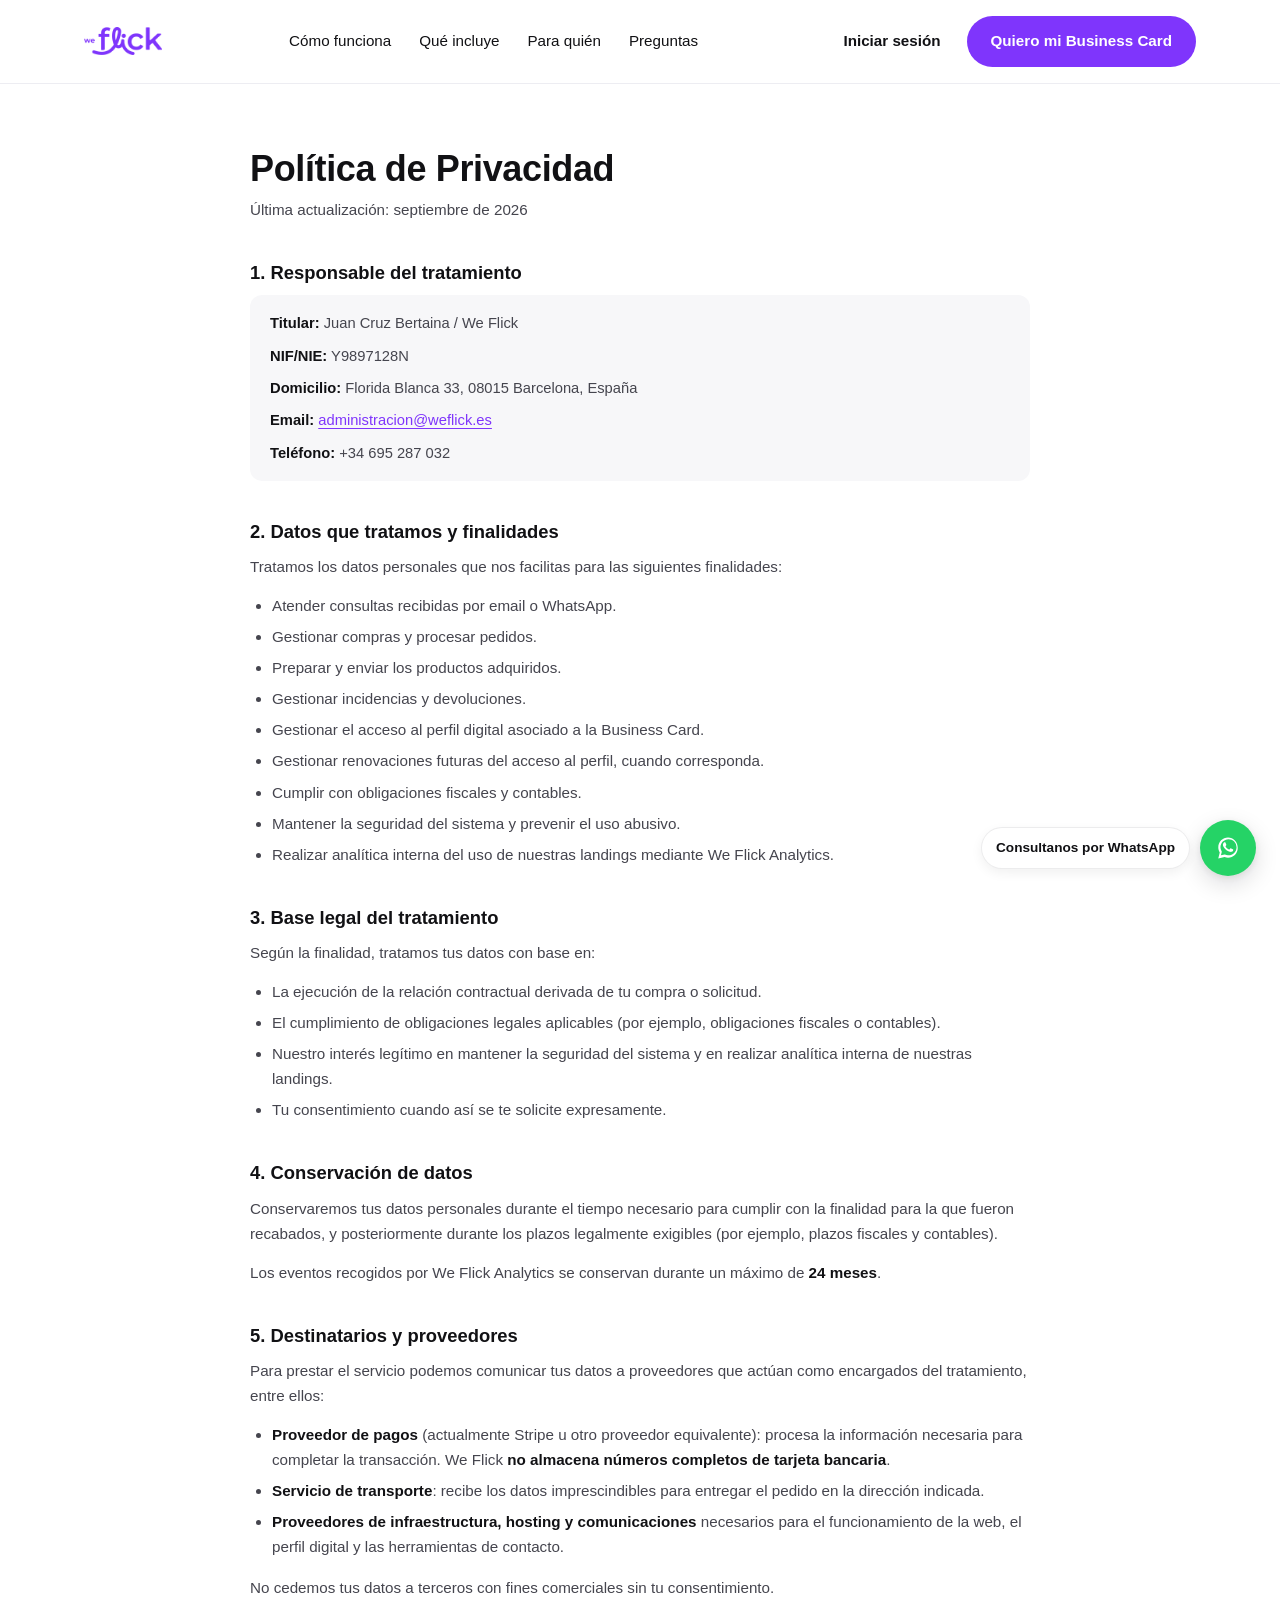
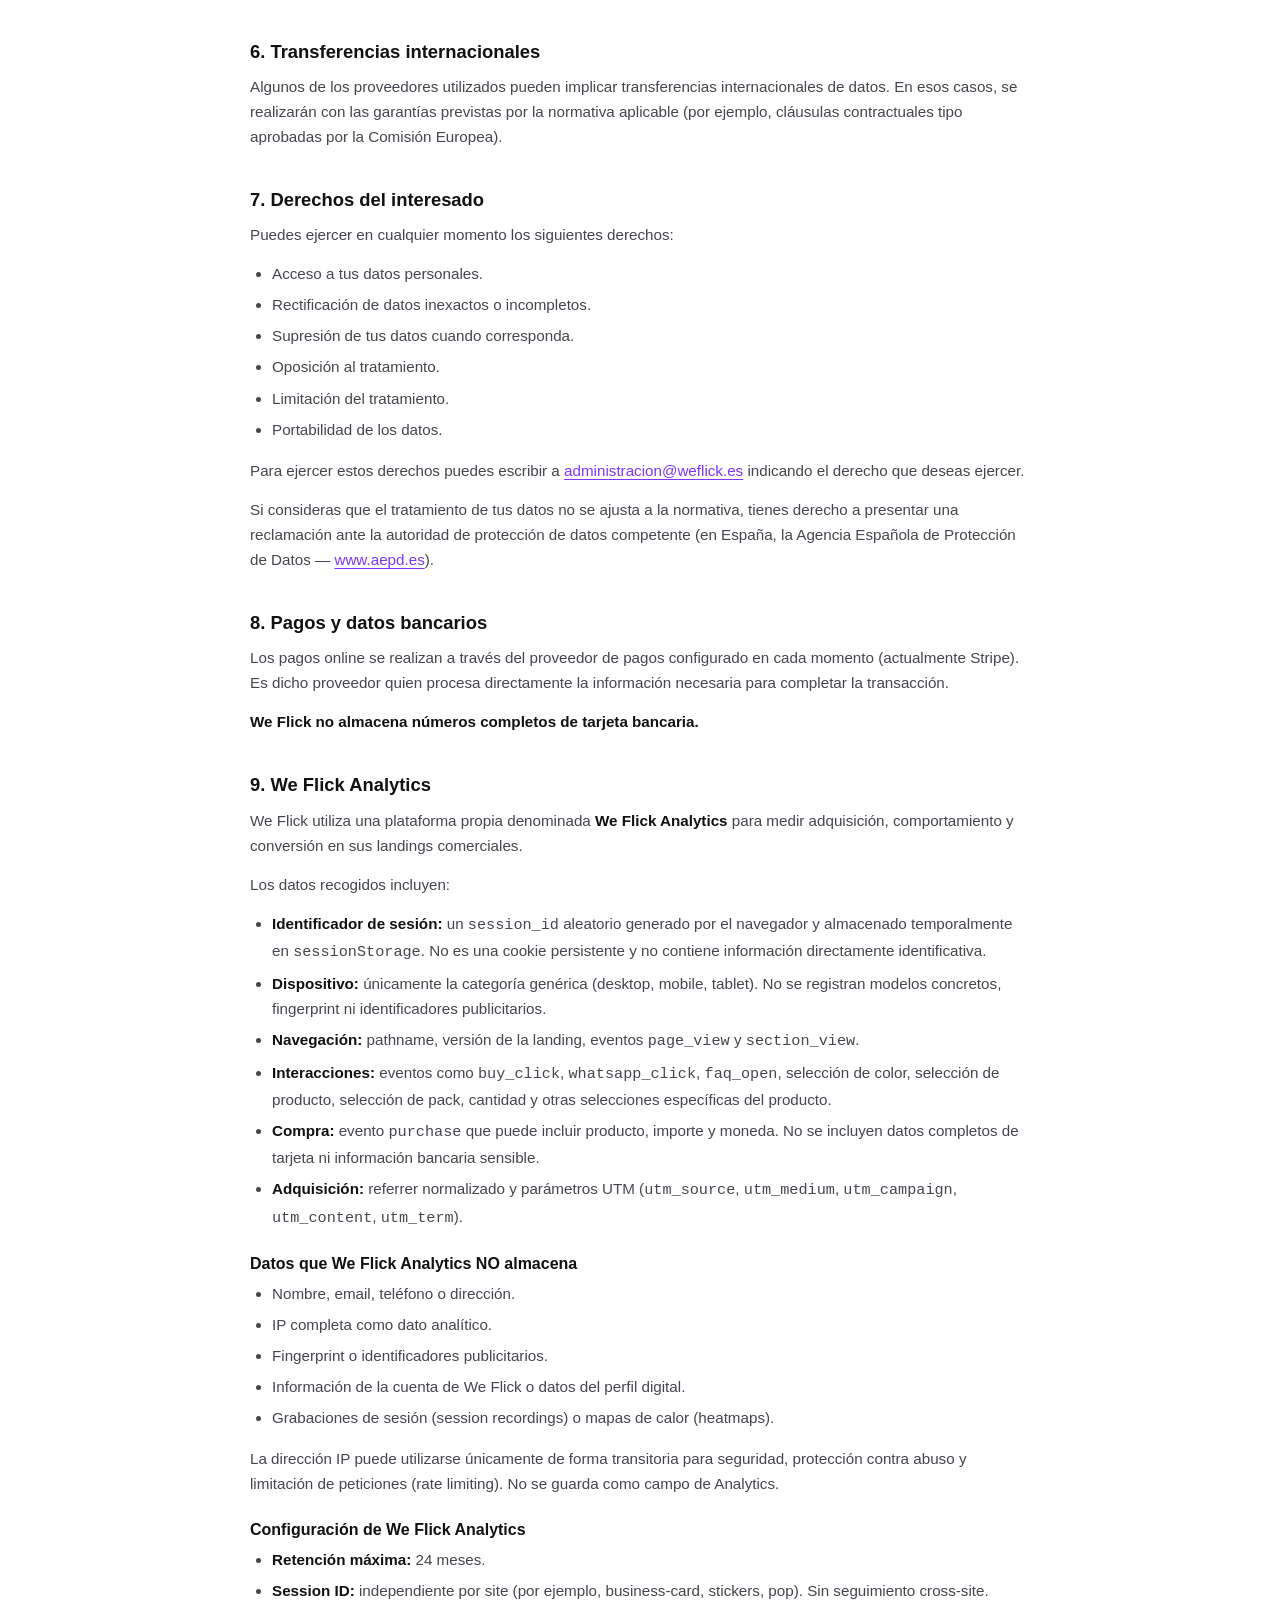
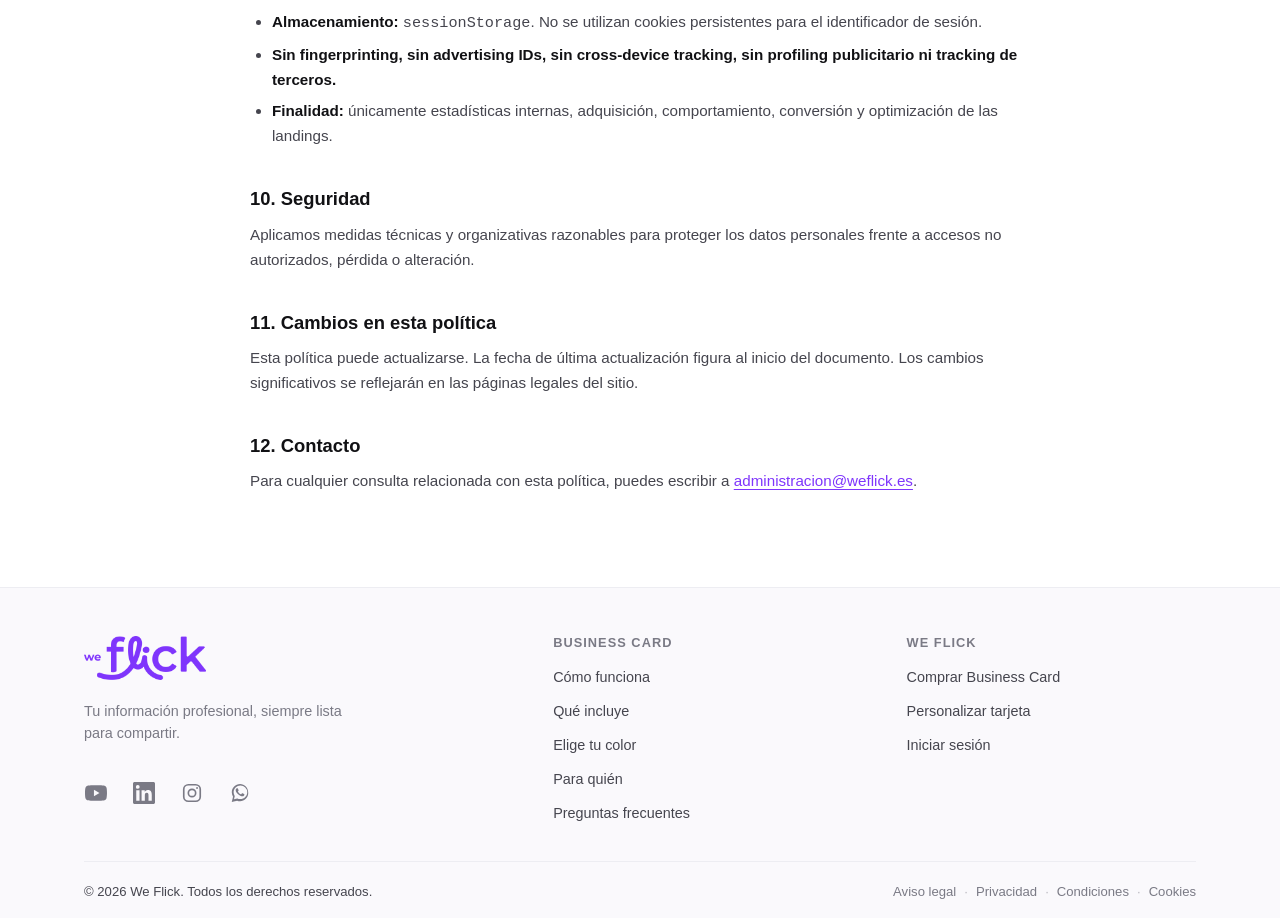
<file: privacidad/index.html>
<!DOCTYPE html>
<html lang="es">
<head>
  <meta charset="UTF-8" />
  <meta name="viewport" content="width=device-width, initial-scale=1.0" />
  <title>Política de Privacidad | We Flick</title>
  <meta name="description" content="Política de privacidad de We Flick — tratamiento de datos personales, finalidades, derechos del interesado y configuración de analytics." />
  <link rel="stylesheet" href="../css/styles.css" />
</head>
<body>

  <header class="header">
    <div class="container header__inner">
      <a href="../" class="logo"><img src="../assets/img/logo.png" alt="We Flick" class="logo__img" /></a>
      <button class="nav-toggle" id="navToggle" aria-label="Abrir menú" aria-expanded="false"><span></span><span></span><span></span></button>
      <nav class="nav" id="nav">
        <a href="../#como-funciona">Cómo funciona</a>
        <a href="../#que-incluye">Qué incluye</a>
        <a href="../#para-quien">Para quién</a>
        <a href="../#preguntas">Preguntas</a>
      </nav>
      <div class="header__actions">
        <a href="https://weflick.es/auth/login" class="btn btn--ghost">Iniciar sesión</a>
        <a href="https://buy.stripe.com/fZu28rfyUb3SdbM4NP93y0X" class="btn btn--primary" data-cta="stripe-checkout" target="_blank" rel="noopener">Quiero mi Business Card</a>
      </div>
    </div>
  </header>

  <main class="legal-page">
    <article class="legal-page__container">
      <h1>Política de Privacidad</h1>
      <p class="legal-page__meta">Última actualización: septiembre de 2026</p>

      <h2>1. Responsable del tratamiento</h2>
      <div class="legal-page__block">
        <p><strong>Titular:</strong> Juan Cruz Bertaina / We Flick</p>
        <p><strong>NIF/NIE:</strong> Y9897128N</p>
        <p><strong>Domicilio:</strong> Florida Blanca 33, 08015 Barcelona, España</p>
        <p><strong>Email:</strong> <a href="mailto:administracion@weflick.es">administracion@weflick.es</a></p>
        <p><strong>Teléfono:</strong> +34 695 287 032</p>
      </div>

      <h2>2. Datos que tratamos y finalidades</h2>
      <p>Tratamos los datos personales que nos facilitas para las siguientes finalidades:</p>
      <ul>
        <li>Atender consultas recibidas por email o WhatsApp.</li>
        <li>Gestionar compras y procesar pedidos.</li>
        <li>Preparar y enviar los productos adquiridos.</li>
        <li>Gestionar incidencias y devoluciones.</li>
        <li>Gestionar el acceso al perfil digital asociado a la Business Card.</li>
        <li>Gestionar renovaciones futuras del acceso al perfil, cuando corresponda.</li>
        <li>Cumplir con obligaciones fiscales y contables.</li>
        <li>Mantener la seguridad del sistema y prevenir el uso abusivo.</li>
        <li>Realizar analítica interna del uso de nuestras landings mediante We Flick Analytics.</li>
      </ul>

      <h2>3. Base legal del tratamiento</h2>
      <p>Según la finalidad, tratamos tus datos con base en:</p>
      <ul>
        <li>La ejecución de la relación contractual derivada de tu compra o solicitud.</li>
        <li>El cumplimiento de obligaciones legales aplicables (por ejemplo, obligaciones fiscales o contables).</li>
        <li>Nuestro interés legítimo en mantener la seguridad del sistema y en realizar analítica interna de nuestras landings.</li>
        <li>Tu consentimiento cuando así se te solicite expresamente.</li>
      </ul>

      <h2>4. Conservación de datos</h2>
      <p>Conservaremos tus datos personales durante el tiempo necesario para cumplir con la finalidad para la que fueron recabados, y posteriormente durante los plazos legalmente exigibles (por ejemplo, plazos fiscales y contables).</p>
      <p>Los eventos recogidos por We Flick Analytics se conservan durante un máximo de <strong>24 meses</strong>.</p>

      <h2>5. Destinatarios y proveedores</h2>
      <p>Para prestar el servicio podemos comunicar tus datos a proveedores que actúan como encargados del tratamiento, entre ellos:</p>
      <ul>
        <li><strong>Proveedor de pagos</strong> (actualmente Stripe u otro proveedor equivalente): procesa la información necesaria para completar la transacción. We Flick <strong>no almacena números completos de tarjeta bancaria</strong>.</li>
        <li><strong>Servicio de transporte</strong>: recibe los datos imprescindibles para entregar el pedido en la dirección indicada.</li>
        <li><strong>Proveedores de infraestructura, hosting y comunicaciones</strong> necesarios para el funcionamiento de la web, el perfil digital y las herramientas de contacto.</li>
      </ul>
      <p>No cedemos tus datos a terceros con fines comerciales sin tu consentimiento.</p>

      <h2>6. Transferencias internacionales</h2>
      <p>Algunos de los proveedores utilizados pueden implicar transferencias internacionales de datos. En esos casos, se realizarán con las garantías previstas por la normativa aplicable (por ejemplo, cláusulas contractuales tipo aprobadas por la Comisión Europea).</p>

      <h2>7. Derechos del interesado</h2>
      <p>Puedes ejercer en cualquier momento los siguientes derechos:</p>
      <ul>
        <li>Acceso a tus datos personales.</li>
        <li>Rectificación de datos inexactos o incompletos.</li>
        <li>Supresión de tus datos cuando corresponda.</li>
        <li>Oposición al tratamiento.</li>
        <li>Limitación del tratamiento.</li>
        <li>Portabilidad de los datos.</li>
      </ul>
      <p>Para ejercer estos derechos puedes escribir a <a href="mailto:administracion@weflick.es">administracion@weflick.es</a> indicando el derecho que deseas ejercer.</p>
      <p>Si consideras que el tratamiento de tus datos no se ajusta a la normativa, tienes derecho a presentar una reclamación ante la autoridad de protección de datos competente (en España, la Agencia Española de Protección de Datos — <a href="https://www.aepd.es" target="_blank" rel="noopener">www.aepd.es</a>).</p>

      <h2>8. Pagos y datos bancarios</h2>
      <p>Los pagos online se realizan a través del proveedor de pagos configurado en cada momento (actualmente Stripe). Es dicho proveedor quien procesa directamente la información necesaria para completar la transacción.</p>
      <p><strong>We Flick no almacena números completos de tarjeta bancaria.</strong></p>

      <h2>9. We Flick Analytics</h2>
      <p>We Flick utiliza una plataforma propia denominada <strong>We Flick Analytics</strong> para medir adquisición, comportamiento y conversión en sus landings comerciales.</p>
      <p>Los datos recogidos incluyen:</p>
      <ul>
        <li><strong>Identificador de sesión:</strong> un <code>session_id</code> aleatorio generado por el navegador y almacenado temporalmente en <code>sessionStorage</code>. No es una cookie persistente y no contiene información directamente identificativa.</li>
        <li><strong>Dispositivo:</strong> únicamente la categoría genérica (desktop, mobile, tablet). No se registran modelos concretos, fingerprint ni identificadores publicitarios.</li>
        <li><strong>Navegación:</strong> pathname, versión de la landing, eventos <code>page_view</code> y <code>section_view</code>.</li>
        <li><strong>Interacciones:</strong> eventos como <code>buy_click</code>, <code>whatsapp_click</code>, <code>faq_open</code>, selección de color, selección de producto, selección de pack, cantidad y otras selecciones específicas del producto.</li>
        <li><strong>Compra:</strong> evento <code>purchase</code> que puede incluir producto, importe y moneda. No se incluyen datos completos de tarjeta ni información bancaria sensible.</li>
        <li><strong>Adquisición:</strong> referrer normalizado y parámetros UTM (<code>utm_source</code>, <code>utm_medium</code>, <code>utm_campaign</code>, <code>utm_content</code>, <code>utm_term</code>).</li>
      </ul>

      <h3>Datos que We Flick Analytics NO almacena</h3>
      <ul>
        <li>Nombre, email, teléfono o dirección.</li>
        <li>IP completa como dato analítico.</li>
        <li>Fingerprint o identificadores publicitarios.</li>
        <li>Información de la cuenta de We Flick o datos del perfil digital.</li>
        <li>Grabaciones de sesión (session recordings) o mapas de calor (heatmaps).</li>
      </ul>
      <p>La dirección IP puede utilizarse únicamente de forma transitoria para seguridad, protección contra abuso y limitación de peticiones (rate limiting). No se guarda como campo de Analytics.</p>

      <h3>Configuración de We Flick Analytics</h3>
      <ul>
        <li><strong>Retención máxima:</strong> 24 meses.</li>
        <li><strong>Session ID:</strong> independiente por site (por ejemplo, business-card, stickers, pop). Sin seguimiento cross-site.</li>
        <li><strong>Almacenamiento:</strong> <code>sessionStorage</code>. No se utilizan cookies persistentes para el identificador de sesión.</li>
        <li><strong>Sin fingerprinting, sin advertising IDs, sin cross-device tracking, sin profiling publicitario ni tracking de terceros.</strong></li>
        <li><strong>Finalidad:</strong> únicamente estadísticas internas, adquisición, comportamiento, conversión y optimización de las landings.</li>
      </ul>

      <h2>10. Seguridad</h2>
      <p>Aplicamos medidas técnicas y organizativas razonables para proteger los datos personales frente a accesos no autorizados, pérdida o alteración.</p>

      <h2>11. Cambios en esta política</h2>
      <p>Esta política puede actualizarse. La fecha de última actualización figura al inicio del documento. Los cambios significativos se reflejarán en las páginas legales del sitio.</p>

      <h2>12. Contacto</h2>
      <p>Para cualquier consulta relacionada con esta política, puedes escribir a <a href="mailto:administracion@weflick.es">administracion@weflick.es</a>.</p>
    </article>
  </main>

  <footer class="footer">
    <div class="container">
      <div class="footer__top">
        <div class="footer__brand">
          <span class="logo logo--footer"><img src="../assets/img/logo.png" alt="We Flick" class="logo__img" /></span>
          <p class="footer__brand-text">Tu información profesional, siempre lista para compartir.</p>
          <nav class="footer__social" aria-label="Redes sociales de We Flick">
          <a href="https://www.youtube.com/channel/UCNX-7kVo-uH6JO55cZQGRDw" target="_blank" rel="noopener noreferrer" aria-label="We Flick en YouTube">
            <svg aria-hidden="true" viewBox="0 0 24 24" fill="currentColor"><path d="M23.5 6.19a3.02 3.02 0 0 0-2.13-2.14C19.46 3.5 12 3.5 12 3.5s-7.46 0-9.37.55A3.02 3.02 0 0 0 .5 6.19C0 8.1 0 12 0 12s0 3.9.5 5.81a3.02 3.02 0 0 0 2.13 2.14C4.54 20.5 12 20.5 12 20.5s7.46 0 9.37-.55a3.02 3.02 0 0 0 2.13-2.14C24 15.9 24 12 24 12s0-3.9-.5-5.81zM9.75 15.57V8.43L15.82 12l-6.07 3.57z"/></svg>
          </a>
          <a href="https://www.linkedin.com/company/weflick/?viewAsMember=true" target="_blank" rel="noopener noreferrer" aria-label="We Flick en LinkedIn">
            <svg aria-hidden="true" viewBox="0 0 24 24" fill="currentColor"><path d="M20.45 20.45h-3.55v-5.57c0-1.33-.02-3.04-1.85-3.04-1.86 0-2.14 1.45-2.14 2.95v5.66H9.36V9h3.41v1.56h.05a3.74 3.74 0 0 1 3.37-1.85c3.6 0 4.27 2.37 4.27 5.46v6.28zM5.34 7.43a2.06 2.06 0 1 1 0-4.11 2.06 2.06 0 0 1 0 4.11zM7.12 20.45H3.56V9h3.56v11.45zM22.22 0H1.77C.79 0 0 .77 0 1.72v20.56C0 23.23.79 24 1.77 24h20.45c.98 0 1.78-.77 1.78-1.72V1.72C24 .77 23.2 0 22.22 0z"/></svg>
          </a>
          <a href="https://www.instagram.com/weflick.es/" target="_blank" rel="noopener noreferrer" aria-label="We Flick en Instagram">
            <svg aria-hidden="true" viewBox="0 0 24 24" fill="none" stroke="currentColor" stroke-width="1.8" stroke-linecap="round" stroke-linejoin="round"><rect x="3" y="3" width="18" height="18" rx="5"/><circle cx="12" cy="12" r="4"/><circle cx="17.5" cy="6.5" r="1" fill="currentColor" stroke="none"/></svg>
          </a>
          <a href="https://wa.me/34695287032?text=Hola%2C%20tengo%20una%20duda%20sobre%20We%20Flick" target="_blank" rel="noopener noreferrer" aria-label="Contactar con We Flick por WhatsApp">
            <svg aria-hidden="true" viewBox="0 0 32 32" fill="currentColor"><path d="M16.02 3C9.4 3 4.04 8.36 4.04 14.98c0 2.36.67 4.55 1.83 6.42L4 29l7.79-1.83a11.9 11.9 0 0 0 4.23.78h.01c6.6 0 11.96-5.36 11.96-11.97C28 8.36 22.62 3 16.02 3zm0 21.77h-.01a9.9 9.9 0 0 1-3.83-.75l-.27-.11-4.62 1.08 1.11-4.5-.14-.28a9.85 9.85 0 0 1-1.53-5.23c0-5.46 4.44-9.9 9.91-9.9 2.65 0 5.13 1.03 7 2.9a9.83 9.83 0 0 1 2.9 7c0 5.47-4.45 9.9-9.92 9.9zm5.65-7.4c-.31-.16-1.83-.9-2.11-1-.28-.1-.49-.16-.7.16-.2.31-.8 1-.98 1.2-.18.2-.36.23-.66.08-.31-.16-1.3-.48-2.48-1.53-.92-.82-1.53-1.83-1.71-2.14-.18-.31-.02-.48.13-.63.14-.13.31-.36.47-.54.15-.18.2-.31.31-.51.1-.21.05-.39-.03-.55-.08-.16-.7-1.69-.96-2.31-.25-.6-.51-.52-.7-.53-.18-.01-.39-.01-.6-.01-.21 0-.55.08-.83.39-.28.31-1.09 1.07-1.09 2.6 0 1.54 1.12 3.02 1.28 3.23.16.21 2.2 3.36 5.34 4.71.75.32 1.33.51 1.78.65.75.24 1.43.2 1.97.12.6-.09 1.83-.75 2.09-1.47.26-.72.26-1.34.18-1.47-.07-.13-.28-.21-.59-.36z"/></svg>
          </a>
        </nav>
        </div>
        <div class="footer__col">
          <h3 class="footer__heading">Business Card</h3>
          <ul class="footer__links">
            <li><a href="../#como-funciona">Cómo funciona</a></li>
            <li><a href="../#que-incluye">Qué incluye</a></li>
            <li><a href="../#colores">Elige tu color</a></li>
            <li><a href="../#para-quien">Para quién</a></li>
            <li><a href="../#preguntas">Preguntas frecuentes</a></li>
          </ul>
        </div>
        <div class="footer__col">
          <h3 class="footer__heading">We Flick</h3>
          <ul class="footer__links">
            <li><a href="https://buy.stripe.com/fZu28rfyUb3SdbM4NP93y0X" target="_blank" rel="noopener" data-cta="stripe-checkout">Comprar Business Card</a></li>
            <li><a href="https://wa.me/34695287032?text=Hola%2C%20quiero%20personalizar%20una%20Business%20Card" target="_blank" rel="noopener" data-cta="whatsapp">Personalizar tarjeta</a></li>
            <li><a href="https://weflick.es/auth/login">Iniciar sesión</a></li>
          </ul>
        </div>
      </div>
      <div class="footer__bottom">
        <p class="footer__copy">&copy; <span id="year"></span> We Flick. Todos los derechos reservados.</p>
        <nav class="footer__legal" aria-label="Enlaces legales">
          <a href="../aviso-legal/">Aviso legal</a>
          <span aria-hidden="true">·</span>
          <a href="../privacidad/">Privacidad</a>
          <span aria-hidden="true">·</span>
          <a href="../condiciones/">Condiciones</a>
          <span aria-hidden="true">·</span>
          <a href="../cookies/">Cookies</a>
        </nav>
      </div>
    </div>
  </footer>

  <div class="whatsapp-float" data-whatsapp-float>
    <a href="https://wa.me/34695287032?text=Hola%2C%20tengo%20una%20duda%20sobre%20We%20Flick%20Business%20Card" target="_blank" rel="noopener" class="whatsapp-float__link" data-cta="whatsapp" aria-label="Consultanos por WhatsApp">
      <span class="whatsapp-float__label">Consultanos por WhatsApp</span>
      <span class="whatsapp-float__icon" aria-hidden="true">
        <svg viewBox="0 0 32 32" width="26" height="26" fill="currentColor"><path d="M16.02 3C9.4 3 4.04 8.36 4.04 14.98c0 2.36.67 4.55 1.83 6.42L4 29l7.79-1.83a11.9 11.9 0 0 0 4.23.78h.01c6.6 0 11.96-5.36 11.96-11.97C28 8.36 22.62 3 16.02 3zm0 21.77h-.01a9.9 9.9 0 0 1-3.83-.75l-.27-.11-4.62 1.08 1.11-4.5-.14-.28a9.85 9.85 0 0 1-1.53-5.23c0-5.46 4.44-9.9 9.91-9.9 2.65 0 5.13 1.03 7 2.9a9.83 9.83 0 0 1 2.9 7c0 5.47-4.45 9.9-9.92 9.9zm5.65-7.4c-.31-.16-1.83-.9-2.11-1-.28-.1-.49-.16-.7.16-.2.31-.8 1-.98 1.2-.18.2-.36.23-.66.08-.31-.16-1.3-.48-2.48-1.53-.92-.82-1.53-1.83-1.71-2.14-.18-.31-.02-.48.13-.63.14-.13.31-.36.47-.54.15-.18.2-.31.31-.51.1-.21.05-.39-.03-.55-.08-.16-.7-1.69-.96-2.31-.25-.6-.51-.52-.7-.53-.18-.01-.39-.01-.6-.01-.21 0-.55.08-.83.39-.28.31-1.09 1.07-1.09 2.6 0 1.54 1.12 3.02 1.28 3.23.16.21 2.2 3.36 5.34 4.71.75.32 1.33.51 1.78.65.75.24 1.43.2 1.97.12.6-.09 1.83-.75 2.09-1.47.26-.72.26-1.34.18-1.47-.07-.13-.28-.21-.59-.36z"/></svg>
      </span>
    </a>
  </div>

  <script src="../js/main.js"></script>
</body>
</html>
</file>
<file: css/styles.css>
:root {
  --violet: #7F35FC;
  --violet-dark: #6620E0;
  --black: #111114;
  --white: #FFFFFF;
  --gray-50: #F7F7F9;
  --gray-100: #EDEDF2;
  --gray-300: #C9C9D3;
  --gray-500: #7A7A85;
  --gray-700: #45454E;
  --radius: 14px;
  --max-width: 1160px;
  --font: 'Inter', -apple-system, BlinkMacSystemFont, 'Segoe UI', Roboto, sans-serif;
}

* { box-sizing: border-box; }

html { scroll-behavior: smooth; }

body {
  margin: 0;
  font-family: var(--font);
  color: var(--black);
  background: var(--white);
  line-height: 1.5;
  -webkit-font-smoothing: antialiased;
}

.container {
  max-width: var(--max-width);
  margin: 0 auto;
  padding: 0 24px;
}

h1, h2, h3 { line-height: 1.15; margin: 0 0 16px; font-weight: 700; }
p { margin: 0 0 16px; color: var(--gray-700); }
a { color: inherit; text-decoration: none; }
ul { padding: 0; margin: 0; list-style: none; }

.section-title { font-size: clamp(1.6rem, 3vw, 2.1rem); }
.section-title--center { text-align: center; }

/* Anchor scroll offset (sticky header) */
#como-funciona,
#que-incluye,
#colores,
#para-quien,
#producto,
#preguntas {
  scroll-margin-top: 72px;
}

/* Buttons */
.btn {
  display: inline-flex;
  align-items: center;
  justify-content: center;
  padding: 12px 22px;
  border-radius: 999px;
  font-weight: 600;
  font-size: 0.95rem;
  transition: transform 0.15s ease, background 0.15s ease, color 0.15s ease, border-color 0.15s ease;
  border: 2px solid transparent;
  cursor: pointer;
  white-space: nowrap;
}
.btn:hover { transform: translateY(-1px); }
.btn--primary { background: var(--violet); color: var(--white); }
.btn--primary:hover { background: var(--violet-dark); }
.btn--outline { border-color: var(--black); color: var(--black); background: transparent; }
.btn--outline:hover { background: var(--black); color: var(--white); }
.btn--ghost { color: var(--black); padding: 12px 16px; }
.btn--ghost:hover { color: var(--violet); }
.btn--lg { padding: 16px 28px; font-size: 1.05rem; }

/* Header */
.header {
  position: sticky;
  top: 0;
  z-index: 50;
  background: rgba(255, 255, 255, 0.9);
  backdrop-filter: blur(8px);
  border-bottom: 1px solid var(--gray-100);
}
.header__inner {
  display: flex;
  align-items: center;
  justify-content: space-between;
  padding-top: 16px;
  padding-bottom: 16px;
  gap: 24px;
}
.logo { display: inline-flex; align-items: center; }
.logo__img { height: 28px; width: auto; display: block; }
.logo--footer .logo__img { height: 44px; }
.nav {
  display: flex;
  gap: 28px;
  font-weight: 500;
  font-size: 0.95rem;
}
.nav a:hover { color: var(--violet); }
.header__actions { display: flex; align-items: center; gap: 8px; }
.nav-toggle {
  display: none;
  flex-direction: column;
  gap: 5px;
  background: none;
  border: none;
  cursor: pointer;
  padding: 8px;
}
.nav-toggle span { width: 22px; height: 2px; background: var(--black); display: block; }

/* Placeholders (contenido visual pendiente de fotos/videos reales) */
.placeholder {
  background: repeating-linear-gradient(135deg, var(--gray-100), var(--gray-100) 10px, var(--gray-50) 10px, var(--gray-50) 20px);
  border: 1.5px dashed var(--gray-300);
  border-radius: var(--radius);
  display: flex;
  flex-direction: column;
  align-items: center;
  justify-content: center;
  text-align: center;
  color: var(--gray-500);
  padding: 24px;
  min-height: 260px;
}
.placeholder span { font-weight: 700; color: var(--gray-700); margin-bottom: 4px; }
.placeholder small { font-size: 0.8rem; max-width: 220px; }
.placeholder--hero { min-height: 340px; }
.hero__image { width: 100%; height: auto; border-radius: var(--radius); display: block; }
.placeholder--wide { min-height: 220px; }
.placeholder--square { aspect-ratio: 1 / 1; min-height: 0; }
.placeholder--tall { min-height: 360px; }
.swatch--negro { background: var(--black); }
.swatch--blanco { background: var(--white); }
.swatch--violeta { background: var(--violet); }

/* Hero */
.hero { padding: 64px 0 80px; }
.hero__inner {
  display: grid;
  grid-template-columns: 0.95fr 1.2fr;
  gap: 40px;
  align-items: center;
}
.hero h1 {
  font-size: clamp(2.2rem, 4.5vw, 3.4rem);
  letter-spacing: -0.02em;
}
.hero__subtitle { font-size: 1.15rem; max-width: 480px; }
.hero__ctas { display: flex; flex-wrap: wrap; gap: 12px; margin-bottom: 16px; }
.hero__microcopy { font-size: 0.85rem; color: var(--gray-500); margin: 0; }

/* Problema */
.problema { background: var(--black); color: var(--white); padding: 72px 0 48px; }
.problema__inner { max-width: 720px; margin: 0 auto; text-align: center; }
.problema h2 { color: var(--white); font-size: clamp(1.6rem, 3.4vw, 2.3rem); }
.problema p { color: var(--gray-300); margin: 0; }

/* Como funciona */
.como-funciona {
  position: relative;
  padding: 16px 0 16px;
  background: #FAF9FC;
  overflow: hidden;
}
.como-funciona .container { max-width: 1040px; position: relative; z-index: 1; }
.como-funciona__bg {
  position: absolute;
  top: -12%;
  left: 50%;
  width: min(960px, 140%);
  height: 460px;
  transform: translateX(-50%);
  background: radial-gradient(ellipse at 50% 30%, rgba(127, 53, 252, 0.05) 0%, rgba(127, 53, 252, 0) 68%);
  pointer-events: none;
  z-index: 0;
}

/* Cabecera */
.como-funciona__header {
  max-width: 560px;
  margin: 0 auto 12px;
  text-align: center;
}
.como-funciona__eyebrow {
  margin: 0 0 4px;
  font-size: 11px;
  font-weight: 600;
  letter-spacing: 0.14em;
  text-transform: uppercase;
  color: var(--violet);
}
.como-funciona__title {
  margin: 0 0 6px;
  font-size: clamp(1.45rem, 2.6vw, 1.85rem);
  font-weight: 700;
  line-height: 1.15;
  letter-spacing: -0.02em;
  color: var(--black);
}
.como-funciona__subtitle {
  margin: 0 auto;
  max-width: 460px;
  font-size: 0.92rem;
  line-height: 1.45;
  color: var(--gray-700);
}

/* Proceso 1-2-3 */
.pasos-wrap { position: relative; }
.pasos__connector {
  position: absolute;
  top: 16px;
  left: 0;
  width: 100%;
  height: 24px;
  transform: translateY(-50%);
  overflow: visible;
  pointer-events: none;
  z-index: 0;
}
.pasos__connector-line {
  fill: none;
  stroke: url(#pasosLineGradient);
  stroke-width: 1.5;
  stroke-dasharray: 200;
  stroke-dashoffset: 200;
  transition: stroke-dashoffset 0.7s ease 0.15s;
}
.pasos-wrap.is-visible .pasos__connector-line { stroke-dashoffset: 0; }
.pasos__connector-chevron {
  fill: none;
  stroke: #7F35FC;
  stroke-width: 1.5;
  stroke-linecap: round;
  stroke-linejoin: round;
  opacity: 0;
  transition: opacity 0.4s ease 0.55s;
}
.pasos-wrap.is-visible .pasos__connector-chevron { opacity: 0.45; }

.pasos {
  position: relative;
  z-index: 1;
  display: grid;
  grid-template-columns: repeat(3, 1fr);
  gap: 16px;
}
.paso {
  display: flex;
  flex-direction: column;
  align-items: center;
  text-align: center;
  padding: 0 8px;
}
.paso__numero {
  display: inline-flex;
  align-items: center;
  justify-content: center;
  width: 32px;
  height: 32px;
  border-radius: 50%;
  background: var(--violet);
  color: var(--white);
  font-weight: 600;
  font-size: 0.85rem;
  margin-bottom: 6px;
  position: relative;
  z-index: 1;
}
.paso__titulo {
  margin: 0 0 3px;
  font-size: 0.95rem;
  font-weight: 700;
  color: var(--black);
}
.paso__desc {
  margin: 0;
  max-width: 260px;
  font-size: 0.82rem;
  line-height: 1.35;
  color: var(--gray-700);
}

/* Área visual F07 + F08 */
.como-funciona__visual {
  position: relative;
  display: grid;
  grid-template-columns: 1fr 1fr;
  gap: 16px;
  margin-top: 10px;
  align-items: stretch;
}
.como-funciona__cards-arrow {
  display: none;
  position: absolute;
  top: 50%;
  left: 50%;
  width: 22px;
  height: 22px;
  transform: translate(-50%, -50%);
  color: var(--violet);
  opacity: 0.4;
  pointer-events: none;
  z-index: 2;
}
.como-funciona__cards-arrow path {
  fill: none;
  stroke: currentColor;
  stroke-width: 1.6;
  stroke-linecap: round;
  stroke-linejoin: round;
}

.media-card {
  display: flex;
  flex-direction: column;
  background: var(--white);
  border: 1px solid rgba(20, 20, 30, 0.08);
  border-radius: 24px;
  overflow: hidden;
  box-shadow: 0 18px 40px rgba(20, 20, 30, 0.06);
  transition: transform 0.28s ease, box-shadow 0.28s ease;
}
.media-card:hover {
  transform: scale(1.01);
  box-shadow: 0 22px 48px rgba(20, 20, 30, 0.09);
}
.media-card__image {
  position: relative;
  width: 100%;
  aspect-ratio: 16 / 9;
  overflow: hidden;
  background: var(--gray-100);
}
.media-card__img {
  display: block;
  width: 100%;
  height: 100%;
  object-fit: cover;
  object-position: 50% 50%;
}
.media-card__img--f08 {
  object-position: 50% 45%;
}
.media-card__info {
  padding: 10px 14px 12px;
  background: var(--white);
}
.media-card__badge {
  display: inline-block;
  padding: 2px 8px;
  border-radius: 999px;
  background: rgba(127, 53, 252, 0.08);
  color: var(--violet);
  font-size: 0.65rem;
  font-weight: 700;
  letter-spacing: 0.08em;
  text-transform: uppercase;
  margin-bottom: 3px;
}
.media-card__title {
  margin: 0 0 2px;
  font-size: 0.9rem;
  font-weight: 700;
  color: var(--black);
}
.media-card__desc {
  margin: 0;
  font-size: 0.79rem;
  line-height: 1.35;
  color: var(--gray-700);
}

/* Microinteracciones (activadas por JS al entrar en viewport) */
.como-funciona .reveal {
  opacity: 0;
  transform: translateY(12px);
  transition: opacity 0.45s ease, transform 0.45s ease;
}
.como-funciona .reveal.is-visible {
  opacity: 1;
  transform: translateY(0);
}
.como-funciona .media-card.reveal { transform: translateY(16px); }
@media (prefers-reduced-motion: reduce) {
  .como-funciona .reveal,
  .pasos__connector-line,
  .pasos__connector-chevron,
  .media-card { transition: none !important; }
}
@media (min-width: 1024px) {
  .como-funciona__cards-arrow { display: block; }
}

@media (min-width: 1024px) {
  .problema__inner { max-width: 1000px; }
  .problema h2 {
    font-size: 2rem;
    letter-spacing: -0.01em;
  }
}

/* Qué incluye */
.que-incluye { background: var(--gray-50); padding: 20px 0 28px; }
.que-incluye__inner {
  display: grid;
  grid-template-columns: 1fr 1fr;
  gap: 40px;
  align-items: center;
}
.que-incluye .section-title { margin-bottom: 12px; font-size: clamp(1.4rem, 2.4vw, 1.75rem); }
.checklist { margin: 0; padding: 0; list-style: none; }
.checklist li {
  position: relative;
  padding-left: 24px;
  margin-bottom: 8px;
  font-size: 0.95rem;
  line-height: 1.4;
  color: var(--gray-700);
}
.checklist li::before {
  content: "✓";
  position: absolute;
  left: 0;
  color: var(--violet);
  font-weight: 700;
}
.que-incluye__image { width: 100%; aspect-ratio: 1 / 1; object-fit: cover; border-radius: var(--radius); display: block; }

/* Colores — Selector premium de variante */
.colores {
  position: relative;
  padding: 64px 0;
  background: var(--gray-50);
  overflow: hidden;
  transition: background-color 0.35s ease;
}
.colores--negro { background: var(--gray-50); }
.colores--violeta { background: #F8F4FF; }
.colores--blanco { background: var(--gray-100); }

.colores__halo {
  position: absolute;
  top: 50%;
  right: 8%;
  width: min(640px, 60%);
  height: 640px;
  transform: translateY(-50%);
  background: radial-gradient(ellipse at center, rgba(127, 53, 252, 0) 0%, rgba(127, 53, 252, 0) 60%);
  pointer-events: none;
  opacity: 0;
  transition: opacity 0.4s ease;
  z-index: 0;
}
.colores--violeta .colores__halo {
  background: radial-gradient(ellipse at center, rgba(127, 53, 252, 0.18) 0%, rgba(127, 53, 252, 0) 65%);
  opacity: 1;
}

.colores__inner {
  position: relative;
  z-index: 1;
  display: grid;
  grid-template-columns: 0.85fr 1.15fr;
  gap: 64px;
  align-items: center;
}
.colores__copy { min-width: 0; }
.colores .section-title { margin: 0 0 10px; }
.colores__subtitle {
  margin: 0 0 24px;
  font-size: 1rem;
  color: var(--gray-500);
}
.colores__meta { margin: 0 0 24px; }
.colores__name {
  margin: 0 0 4px;
  font-size: 1.3rem;
  font-weight: 700;
  letter-spacing: 0.02em;
  text-transform: uppercase;
  color: var(--black);
}
.colores__desc {
  margin: 0;
  font-size: 0.95rem;
  color: var(--gray-700);
  line-height: 1.5;
}

.colores__selector {
  display: flex;
  flex-wrap: wrap;
  gap: 10px;
}
.colores__pill {
  display: inline-flex;
  align-items: center;
  gap: 8px;
  padding: 8px 16px 8px 12px;
  border-radius: 999px;
  border: 1px solid rgba(20, 20, 30, 0.12);
  background: var(--white);
  color: var(--black);
  cursor: pointer;
  font-family: inherit;
  font-size: 0.9rem;
  font-weight: 600;
  transition: background-color 0.2s ease, border-color 0.2s ease, transform 0.15s ease;
}
.colores__pill:hover { transform: translateY(-1px); }
.colores__pill:focus-visible { outline: 2px solid var(--violet); outline-offset: 2px; }
.colores__pill.is-selected {
  background: rgba(127, 53, 252, 0.08);
  border-color: var(--violet);
}
.colores__pill-swatch {
  width: 16px;
  height: 16px;
  border-radius: 50%;
  display: inline-block;
  box-shadow: 0 0 0 1px rgba(20, 20, 30, 0.15);
}
.colores__pill-name { line-height: 1; }

.colores__visual {
  display: flex;
  justify-content: flex-end;
  align-items: center;
  min-width: 0;
}
.colores__image {
  display: block;
  width: 100%;
  max-width: 620px;
  height: auto;
  border-radius: 22px;
  box-shadow: 0 20px 48px rgba(17, 17, 20, 0.10);
  background: transparent;
  transition: opacity 0.3s ease, transform 0.3s ease;
}
.colores__image.is-swapping {
  opacity: 0;
  transform: translateY(6px);
}

@media (prefers-reduced-motion: reduce) {
  .colores,
  .colores__halo,
  .colores__image { transition: none; }
}

/* Para quién */
.para-quien { padding: 36px 0; }
.para-quien__inner {
  display: grid;
  grid-template-columns: 1.08fr 0.92fr;
  gap: 40px;
  align-items: center;
}
.para-quien__eyebrow {
  margin: 0 0 6px;
  font-size: 11px;
  font-weight: 600;
  letter-spacing: 0.14em;
  text-transform: uppercase;
  color: var(--violet);
}
.tags { display: flex; flex-wrap: wrap; gap: 10px; list-style: none; padding: 0; margin: 0; }
.tags li { list-style: none; }
.tags__btn {
  background: var(--gray-100);
  color: var(--black);
  padding: 8px 16px;
  border-radius: 999px;
  font-size: 0.9rem;
  font-weight: 600;
  font-family: inherit;
  border: 1px solid transparent;
  cursor: pointer;
  transition: background-color 0.2s ease, color 0.2s ease, border-color 0.2s ease, transform 0.2s ease;
}
.tags__btn:hover { background: var(--gray-300); }
.tags__btn:focus-visible { outline: 2px solid var(--violet); outline-offset: 2px; }
.tags__btn.is-active {
  background: var(--violet);
  color: var(--white);
  border-color: var(--violet);
}

/* Para quién — Carrusel de perfiles */
.para-quien__copy { min-width: 0; }
.para-quien__visual { width: 100%; max-width: 460px; min-width: 0; justify-self: end; }
.perfiles {
  position: relative;
  background: var(--white);
  border: 1px solid rgba(20, 20, 30, 0.08);
  border-radius: 24px;
  box-shadow: 0 20px 48px rgba(20, 20, 30, 0.08);
  padding: 16px;
  display: flex;
  flex-direction: column;
  gap: 12px;
  min-width: 0;
}
.perfiles__viewport {
  overflow: hidden;
  border-radius: 16px;
  min-width: 0;
}
.perfiles__track {
  display: flex;
  transition: transform 0.6s cubic-bezier(0.65, 0, 0.35, 1);
  will-change: transform;
}
.perfiles__slide {
  flex-shrink: 0;
  width: 100%;
  display: flex;
  flex-direction: column;
  gap: 12px;
  padding: 2px;
  opacity: 0.4;
  transition: opacity 0.5s ease;
}
.perfiles__slide.is-active { opacity: 1; }
.perfiles__media {
  position: relative;
  border-radius: 14px;
}
.perfiles__glow {
  position: absolute;
  inset: -8%;
  background: radial-gradient(ellipse at 50% 45%, rgba(127, 53, 252, 0.18) 0%, rgba(127, 53, 252, 0) 70%);
  filter: blur(4px);
  pointer-events: none;
  z-index: 0;
}
.placeholder--perfil {
  position: relative;
  z-index: 1;
  aspect-ratio: 4 / 3;
  min-height: 0;
  width: 100%;
}
.perfiles__img {
  position: relative;
  z-index: 1;
  display: block;
  width: 100%;
  height: auto;
  aspect-ratio: 4 / 3;
  object-fit: cover;
  border-radius: 14px;
  background: var(--gray-100);
}
.perfiles__body {
  display: flex;
  flex-direction: column;
  gap: 4px;
  padding: 0 2px;
}
.perfiles__badge {
  align-self: flex-start;
  background: rgba(127, 53, 252, 0.1);
  color: var(--violet);
  padding: 3px 9px;
  border-radius: 999px;
  font-size: 0.7rem;
  font-weight: 700;
  letter-spacing: 0.02em;
  text-transform: uppercase;
  margin-bottom: 2px;
}
.perfiles__title {
  font-size: 1.1rem;
  font-weight: 700;
  margin: 0;
  color: var(--black);
  line-height: 1.25;
}
.perfiles__subtitle {
  font-size: 0.84rem;
  font-weight: 500;
  color: var(--gray-500);
  margin: 0;
}
.perfiles__desc {
  font-size: 0.88rem;
  color: var(--gray-700, #3a3a44);
  margin: 3px 0 0;
  line-height: 1.4;
}
.perfiles__controls {
  display: flex;
  align-items: center;
  justify-content: center;
  gap: 14px;
  padding-top: 0;
}
.perfiles__arrow {
  width: 34px;
  height: 34px;
  border-radius: 999px;
  border: 1px solid rgba(20, 20, 30, 0.12);
  background: var(--white);
  color: var(--black);
  display: inline-flex;
  align-items: center;
  justify-content: center;
  cursor: pointer;
  transition: background-color 0.2s ease, color 0.2s ease, border-color 0.2s ease, transform 0.2s ease;
}
.perfiles__arrow:hover {
  background: var(--black);
  color: var(--white);
  border-color: var(--black);
}
.perfiles__arrow:focus-visible { outline: 2px solid var(--violet); outline-offset: 2px; }
.perfiles__dots {
  display: inline-flex;
  align-items: center;
  gap: 8px;
}
.perfiles__dot {
  width: 7px;
  height: 7px;
  border-radius: 999px;
  background: var(--gray-300, #d5d5dc);
  border: none;
  padding: 0;
  cursor: pointer;
  transition: background-color 0.25s ease, width 0.3s ease;
}
.perfiles__dot:hover { background: var(--gray-500); }
.perfiles__dot.is-active {
  background: var(--violet);
  width: 20px;
}
.perfiles__dot:focus-visible { outline: 2px solid var(--violet); outline-offset: 2px; }

/* Producto */
.producto { background: var(--gray-50); padding: 48px 0 64px; }
.producto__inner {
  display: grid;
  grid-template-columns: 1fr 1fr;
  gap: 48px;
  align-items: start;
}
.producto__image { width: 100%; aspect-ratio: 1 / 1; object-fit: cover; border-radius: var(--radius); display: block; }
.precio { font-size: 2.2rem; font-weight: 800; color: var(--violet); margin: 0 0 4px; }
.precio span { font-size: 1rem; font-weight: 500; color: var(--gray-500); }
.precio-incluye { font-size: 0.85rem; color: var(--gray-500); margin: 0 0 12px; }
.producto__equipos { margin-top: 16px; font-size: 0.9rem; }
.producto__equipos a { color: var(--violet); font-weight: 600; }
.producto__custom {
  margin-top: 40px;
  padding-top: 32px;
  border-top: 1px solid var(--gray-300);
}
.producto__custom h3 { margin-bottom: 8px; }

/* FAQ */
.faq { padding: 40px 0 80px; }
.faq__list { max-width: 720px; margin: 32px auto 0; }
.faq__item { border-bottom: 1px solid var(--gray-100); }
.faq__question {
  width: 100%;
  display: flex;
  justify-content: space-between;
  align-items: center;
  background: none;
  border: none;
  text-align: left;
  font-size: 1.05rem;
  font-weight: 600;
  padding: 20px 0;
  cursor: pointer;
  color: var(--black);
}
.faq__icon { color: var(--violet); font-size: 1.4rem; transition: transform 0.2s ease; }
.faq__item.is-open .faq__icon { transform: rotate(45deg); }
.faq__answer {
  max-height: 0;
  overflow: hidden;
  transition: max-height 0.25s ease;
}
.faq__answer p { padding-bottom: 20px; margin: 0; }
.faq__item.is-open .faq__answer { max-height: 200px; }

/* Cierre */
.cierre { background: var(--violet); color: var(--white); padding: 88px 0; text-align: center; }
.cierre h2 { color: var(--white); font-size: clamp(1.8rem, 3.6vw, 2.6rem); max-width: 640px; margin: 0 auto 32px; }
.cierre__ctas { display: flex; justify-content: center; flex-wrap: wrap; gap: 12px; }
.cierre .btn--primary { background: var(--white); color: var(--violet); }
.cierre .btn--primary:hover { background: var(--gray-100); }
.cierre .btn--outline { border-color: var(--white); color: var(--white); }
.cierre .btn--outline:hover { background: var(--white); color: var(--violet); }

/* Footer */
.footer {
  background: #FAF9FC;
  border-top: 1px solid var(--gray-100);
  padding: 48px 0 24px;
}
.footer__top {
  display: grid;
  grid-template-columns: 1.4fr 1fr 1fr;
  gap: 64px;
  padding-bottom: 36px;
}
.footer__brand .logo--footer {
  display: inline-flex;
  align-items: center;
}
.footer__brand-text {
  max-width: 280px;
  font-size: 0.9rem;
  color: var(--gray-500);
  margin: 14px 0 0;
  line-height: 1.5;
}
.footer__heading {
  font-size: 0.8rem;
  text-transform: uppercase;
  letter-spacing: 0.08em;
  margin: 0 0 14px;
  color: var(--gray-500);
  font-weight: 600;
}
.footer__links {
  display: flex;
  flex-direction: column;
  gap: 10px;
  list-style: none;
  padding: 0;
  margin: 0;
}
.footer__links a {
  font-size: 0.9rem;
  color: var(--gray-700);
  transition: color 0.2s ease;
}
.footer__links a:hover { color: var(--violet); }
.footer__bottom {
  border-top: 1px solid var(--gray-100);
  padding-top: 20px;
  font-size: 0.82rem;
  color: var(--gray-500);
}
.logo--footer { color: var(--black); font-size: 1.1rem; }

/* Responsive */
@media (max-width: 900px) {
  .hero__inner,
  .que-incluye__inner,
  .para-quien__inner,
  .producto__inner,
  .colores__inner {
    grid-template-columns: 1fr;
  }
  .colores { padding: 48px 0; }
  .colores__inner { gap: 32px; }
  .colores__copy { display: contents; }
  .colores .section-title { order: 1; }
  .colores__subtitle { order: 2; margin: 0 0 20px; }
  .colores__visual { order: 3; justify-content: center; }
  .colores__meta { order: 4; margin: 8px 0 0; text-align: center; }
  .colores__selector { order: 5; justify-content: center; margin-top: 8px; }
  .colores__image { max-width: 100%; }
  .colores__halo { right: 50%; transform: translate(50%, -50%); width: min(500px, 90%); }
  .hero__visual .placeholder { order: -1; }
  .para-quien__visual {
    order: 2;
    max-width: 100%;
    justify-self: stretch;
  }
  .para-quien__copy { order: 1; }
  .perfiles { padding: 20px; gap: 16px; }
  .perfiles__title { font-size: 1.15rem; }
  .perfiles__desc { font-size: 0.92rem; }

  .footer__top {
    grid-template-columns: 1fr 1fr;
    gap: 32px 40px;
  }
  .footer__brand { grid-column: 1 / -1; }

  .como-funciona { padding: 56px 0 64px; }
  .pasos { gap: 20px; }
  .como-funciona__visual {
    grid-template-columns: 1fr 1fr;
    gap: 16px;
    margin-top: 36px;
  }
  .como-funciona__cards-arrow { display: none; }
  .media-card__image { height: 300px; }
}

@media (max-width: 720px) {
  .perfiles { padding: 16px; gap: 16px; }
  .perfiles__title { font-size: 1.1rem; }
  .perfiles__desc { font-size: 0.9rem; }

  .footer { padding: 36px 0 20px; }
  .footer__top {
    grid-template-columns: 1fr;
    gap: 28px;
    padding-bottom: 28px;
  }
  .footer__brand { grid-column: auto; }
  .como-funciona { padding: 44px 0 56px; }
  .como-funciona__header { margin-bottom: 28px; }
  .pasos__connector { display: none; }
  .pasos {
    grid-template-columns: 1fr;
    gap: 0;
  }
  .paso {
    display: grid;
    grid-template-columns: 48px 1fr;
    grid-template-areas:
      "num h3"
      "line p";
    align-items: start;
    column-gap: 16px;
    text-align: left;
    padding: 0;
  }
  .paso:not(:last-child) { padding-bottom: 12px; }
  .paso__numero { grid-area: num; margin-bottom: 0; }
  .paso__titulo { grid-area: h3; align-self: center; margin-bottom: 0; }
  .paso__desc { grid-area: p; margin-top: 8px; max-width: none; }
  .paso:not(:last-child)::after {
    content: '';
    grid-area: line;
    justify-self: center;
    align-self: stretch;
    width: 2px;
    min-height: 24px;
    margin: 6px 0;
    background: var(--violet);
    opacity: 0.25;
    border-radius: 1px;
  }
  .paso:last-child { grid-template-areas: "num h3" ". p"; }

  .como-funciona__visual {
    grid-template-columns: 1fr;
    gap: 20px;
    margin-top: 28px;
  }
  .media-card__image { height: clamp(260px, 62vw, 300px); }

  .nav {
    position: absolute;
    top: 100%;
    left: 0;
    right: 0;
    background: var(--white);
    flex-direction: column;
    padding: 16px 24px;
    gap: 16px;
    border-bottom: 1px solid var(--gray-100);
    display: none;
  }
  .nav.is-open { display: flex; }
  .nav-toggle { display: flex; order: 3; }
  .header__inner { gap: 8px; }
  .header__actions {
    display: flex;
    align-items: center;
    margin-left: auto;
    order: 2;
  }
  .header__actions .btn--primary { display: none; }
  .header__actions .btn--ghost {
    display: inline-flex;
    padding: 10px 12px;
    font-size: 0.9rem;
  }

  .colores { padding: 40px 0; }
  .colores .section-title { text-align: left; }
  .colores__pill { padding: 8px 14px 8px 10px; font-size: 0.88rem; }
}

/* WhatsApp flotante */
.whatsapp-float {
  position: fixed;
  right: 24px;
  bottom: 24px;
  z-index: 100;
}
.whatsapp-float__link {
  display: inline-flex;
  align-items: center;
  gap: 10px;
  text-decoration: none;
  color: inherit;
}
.whatsapp-float__label {
  display: inline-block;
  background: var(--white);
  color: #111114;
  font-size: 0.85rem;
  font-weight: 600;
  padding: 10px 14px;
  border-radius: 999px;
  border: 1px solid rgba(20, 20, 30, 0.08);
  box-shadow: 0 4px 12px rgba(17, 17, 20, 0.06);
  white-space: nowrap;
  max-width: 0;
  padding-left: 0;
  padding-right: 0;
  overflow: hidden;
  opacity: 0;
  transform: translateX(6px);
  transition: max-width 0.3s ease, padding 0.3s ease, opacity 0.3s ease, transform 0.3s ease;
}
.whatsapp-float.is-expanded .whatsapp-float__label,
.whatsapp-float:hover .whatsapp-float__label,
.whatsapp-float__link:focus-visible .whatsapp-float__label {
  max-width: 260px;
  padding: 10px 14px;
  opacity: 1;
  transform: translateX(0);
}
.whatsapp-float__icon {
  width: 56px;
  height: 56px;
  border-radius: 50%;
  background: #25D366;
  color: var(--white);
  display: flex;
  align-items: center;
  justify-content: center;
  box-shadow:
    0 8px 24px rgba(17, 17, 20, 0.14),
    0 2px 8px rgba(17, 17, 20, 0.08);
  flex-shrink: 0;
}
.whatsapp-float__icon svg { display: block; }
.whatsapp-float__link:focus-visible .whatsapp-float__icon {
  outline: 2px solid #25D366;
  outline-offset: 3px;
}

@media (max-width: 720px) {
  .whatsapp-float { right: 16px; bottom: 16px; }
  .whatsapp-float__icon { width: 52px; height: 52px; }
  .whatsapp-float__icon svg { width: 24px; height: 24px; }
  /* En móvil no volver a expandir la etiqueta por hover; solo cuando esté is-expanded al cargar */
  .whatsapp-float:hover .whatsapp-float__label {
    max-width: 0;
    padding-left: 0;
    padding-right: 0;
    opacity: 0;
    transform: translateX(6px);
  }
  .whatsapp-float.is-expanded .whatsapp-float__label {
    max-width: 240px;
    padding: 10px 14px;
    opacity: 1;
    transform: translateX(0);
  }
}

@media (prefers-reduced-motion: reduce) {
  .whatsapp-float__label { transition: none; }
}

/* Footer legal (barra inferior con copyright + enlaces legales) */
.footer__bottom {
  display: flex;
  flex-wrap: wrap;
  align-items: center;
  justify-content: space-between;
  gap: 10px 20px;
}
.footer__copy { margin: 0; }
.footer__legal {
  display: inline-flex;
  align-items: center;
  gap: 8px;
  flex-wrap: wrap;
  font-size: 0.82rem;
  color: var(--gray-500);
}
.footer__legal a { color: var(--gray-500); transition: color 0.2s ease; }
.footer__legal a:hover { color: var(--violet); }
.footer__legal span { opacity: 0.5; }

.footer__social {
  display: inline-flex;
  align-items: center;
  gap: 8px;
}
.footer__brand .footer__social {
  display: flex;
  margin-top: 28px;
  margin-left: -8px;
}
.footer__social a {
  width: 40px;
  height: 40px;
  border-radius: 999px;
  display: inline-flex;
  align-items: center;
  justify-content: center;
  color: var(--gray-500);
  transition: color 0.2s ease, background-color 0.2s ease, transform 0.2s ease;
}
.footer__social a:hover {
  color: var(--violet);
  background: rgba(127, 53, 252, 0.06);
  transform: translateY(-1px);
}
.footer__social a:focus-visible {
  outline: 2px solid var(--violet);
  outline-offset: 2px;
}
.footer__social svg {
  width: 22px;
  height: 22px;
  display: block;
}

/* Páginas legales */
.legal-page { padding: 64px 24px 80px; background: var(--white); }
.legal-page__container {
  max-width: 780px;
  margin: 0 auto;
}
.legal-page h1 {
  font-size: clamp(1.8rem, 3vw, 2.25rem);
  line-height: 1.15;
  margin: 0 0 8px;
  color: var(--black);
  letter-spacing: -0.01em;
}
.legal-page__meta {
  font-size: 0.85rem;
  color: var(--gray-500);
  margin: 0 0 40px;
}
.legal-page h2 {
  font-size: 1.15rem;
  font-weight: 700;
  margin: 40px 0 12px;
  color: var(--black);
}
.legal-page h3 {
  font-size: 1rem;
  font-weight: 700;
  margin: 24px 0 8px;
  color: var(--black);
}
.legal-page p,
.legal-page li {
  font-size: 0.95rem;
  line-height: 1.65;
  color: var(--gray-700);
}
.legal-page p { margin: 0 0 14px; }
.legal-page ul,
.legal-page ol {
  margin: 0 0 16px;
  padding-left: 22px;
  list-style: disc;
}
.legal-page ol { list-style: decimal; }
.legal-page li { margin-bottom: 6px; }
.legal-page a { color: var(--violet); text-decoration: underline; text-decoration-thickness: 1px; text-underline-offset: 3px; }
.legal-page a:hover { color: var(--violet-dark); }
.legal-page strong { color: var(--black); }
.legal-page__block {
  background: var(--gray-50);
  border-radius: 12px;
  padding: 16px 20px;
  margin: 12px 0 20px;
  font-size: 0.92rem;
  line-height: 1.5;
  color: var(--gray-700);
}
.legal-page__block p { margin: 0 0 8px; font-size: inherit; }
.legal-page__block p:last-child { margin: 0; }

@media (max-width: 720px) {
  .legal-page { padding: 40px 20px 56px; }
  .legal-page h2 { margin-top: 32px; }
  .footer__bottom { flex-direction: column; align-items: flex-start; gap: 12px; }
}
</file>
